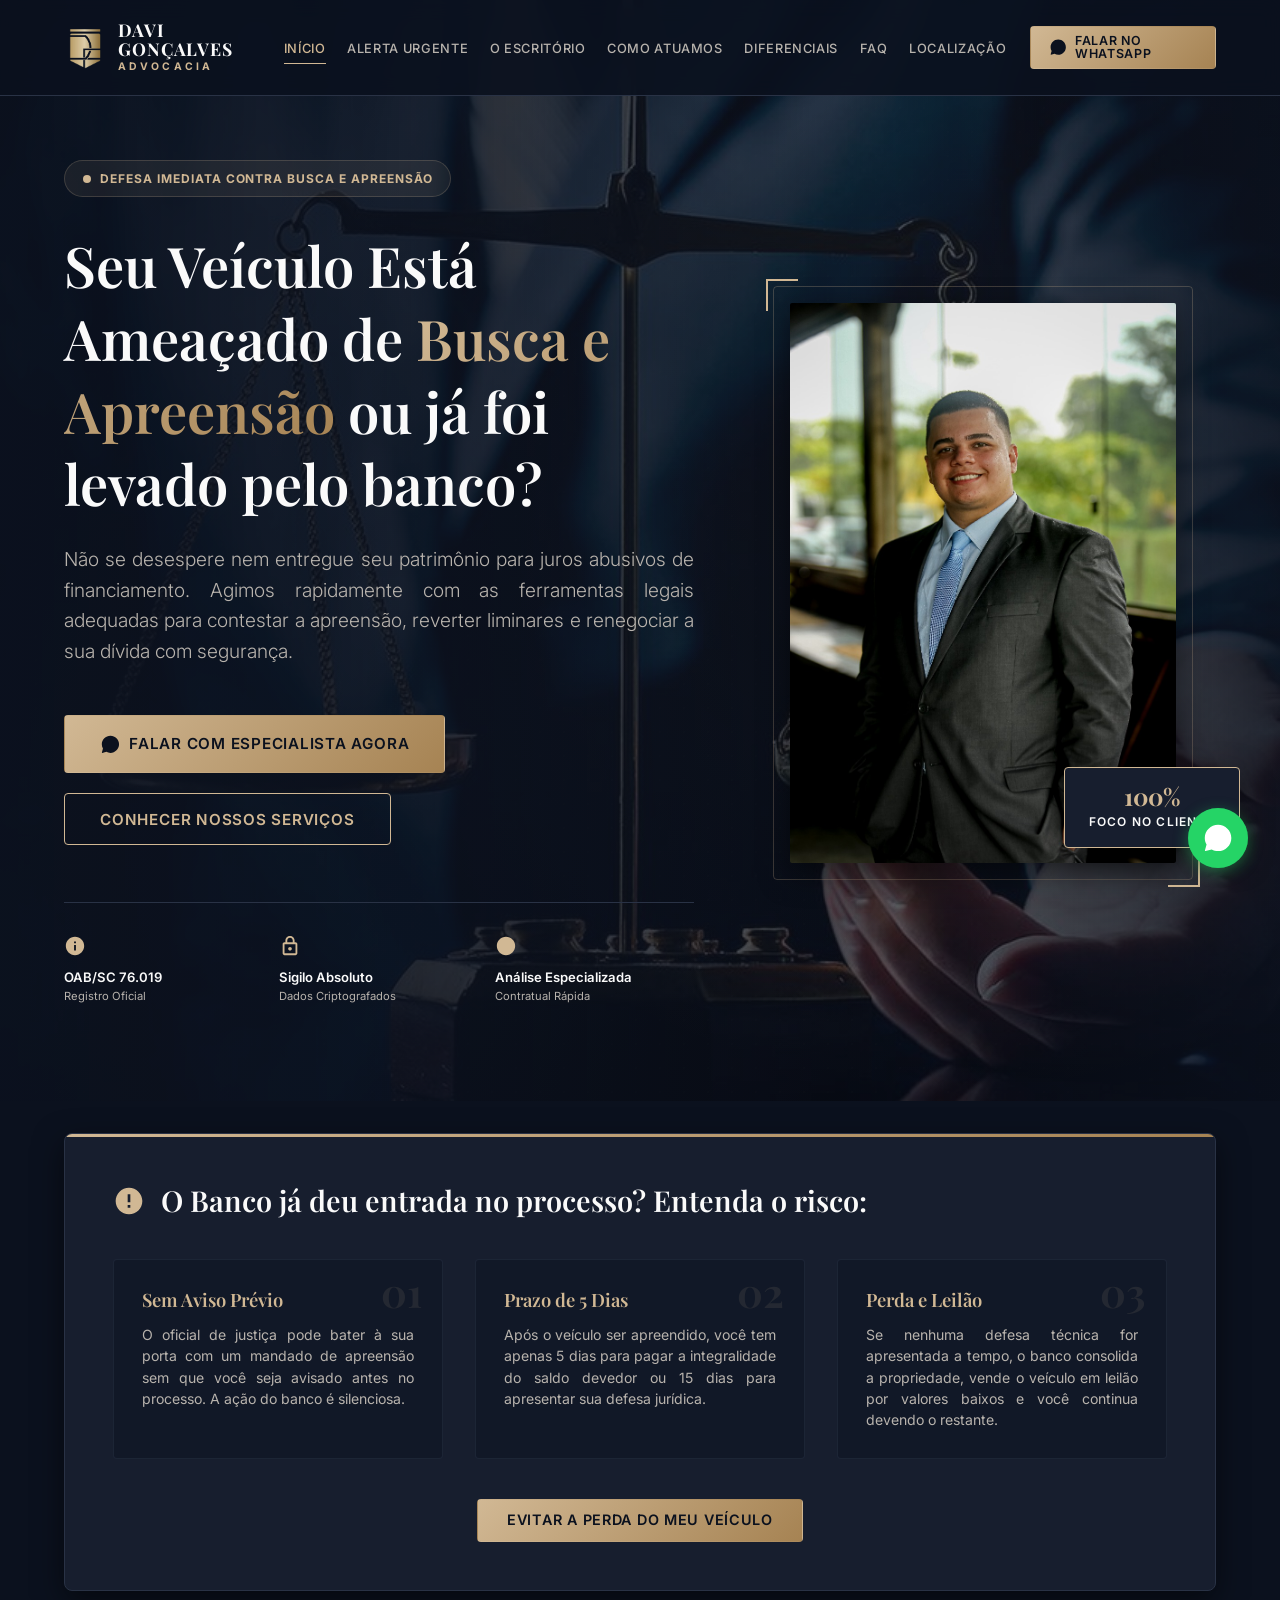
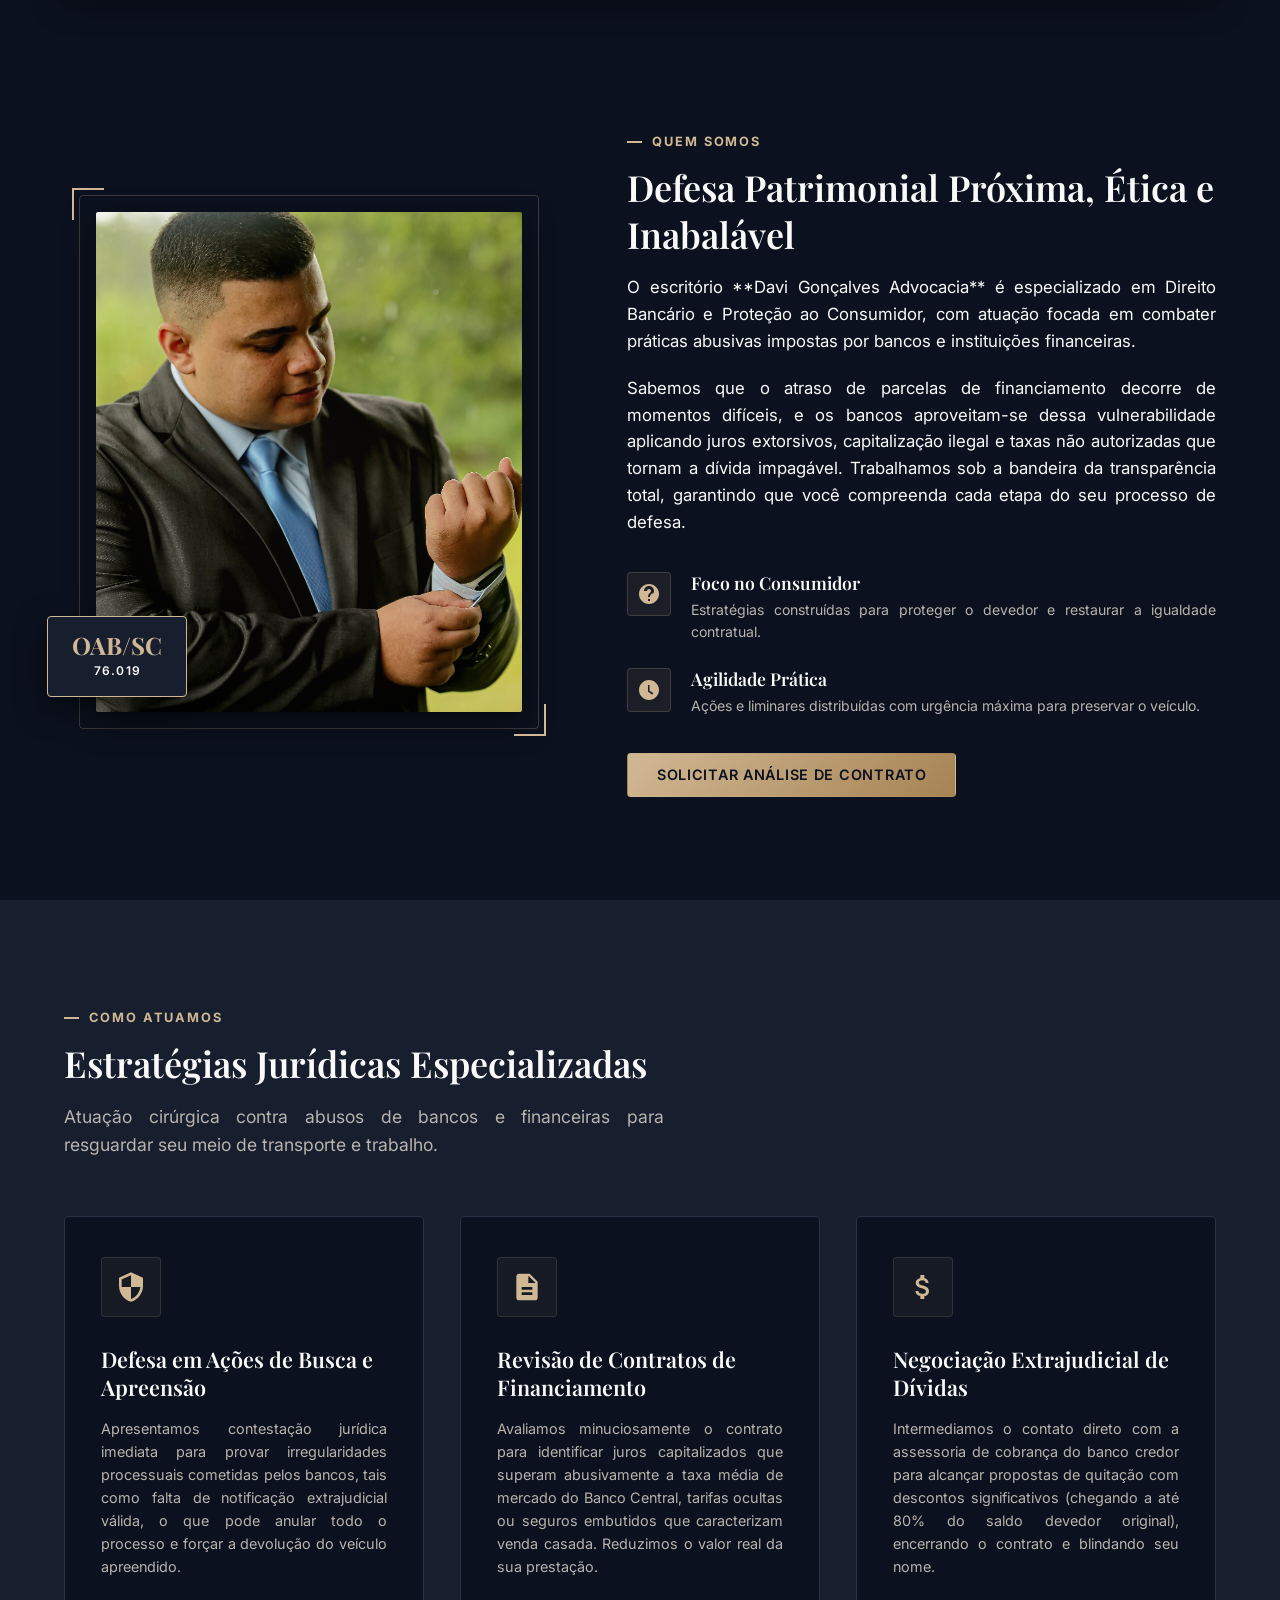
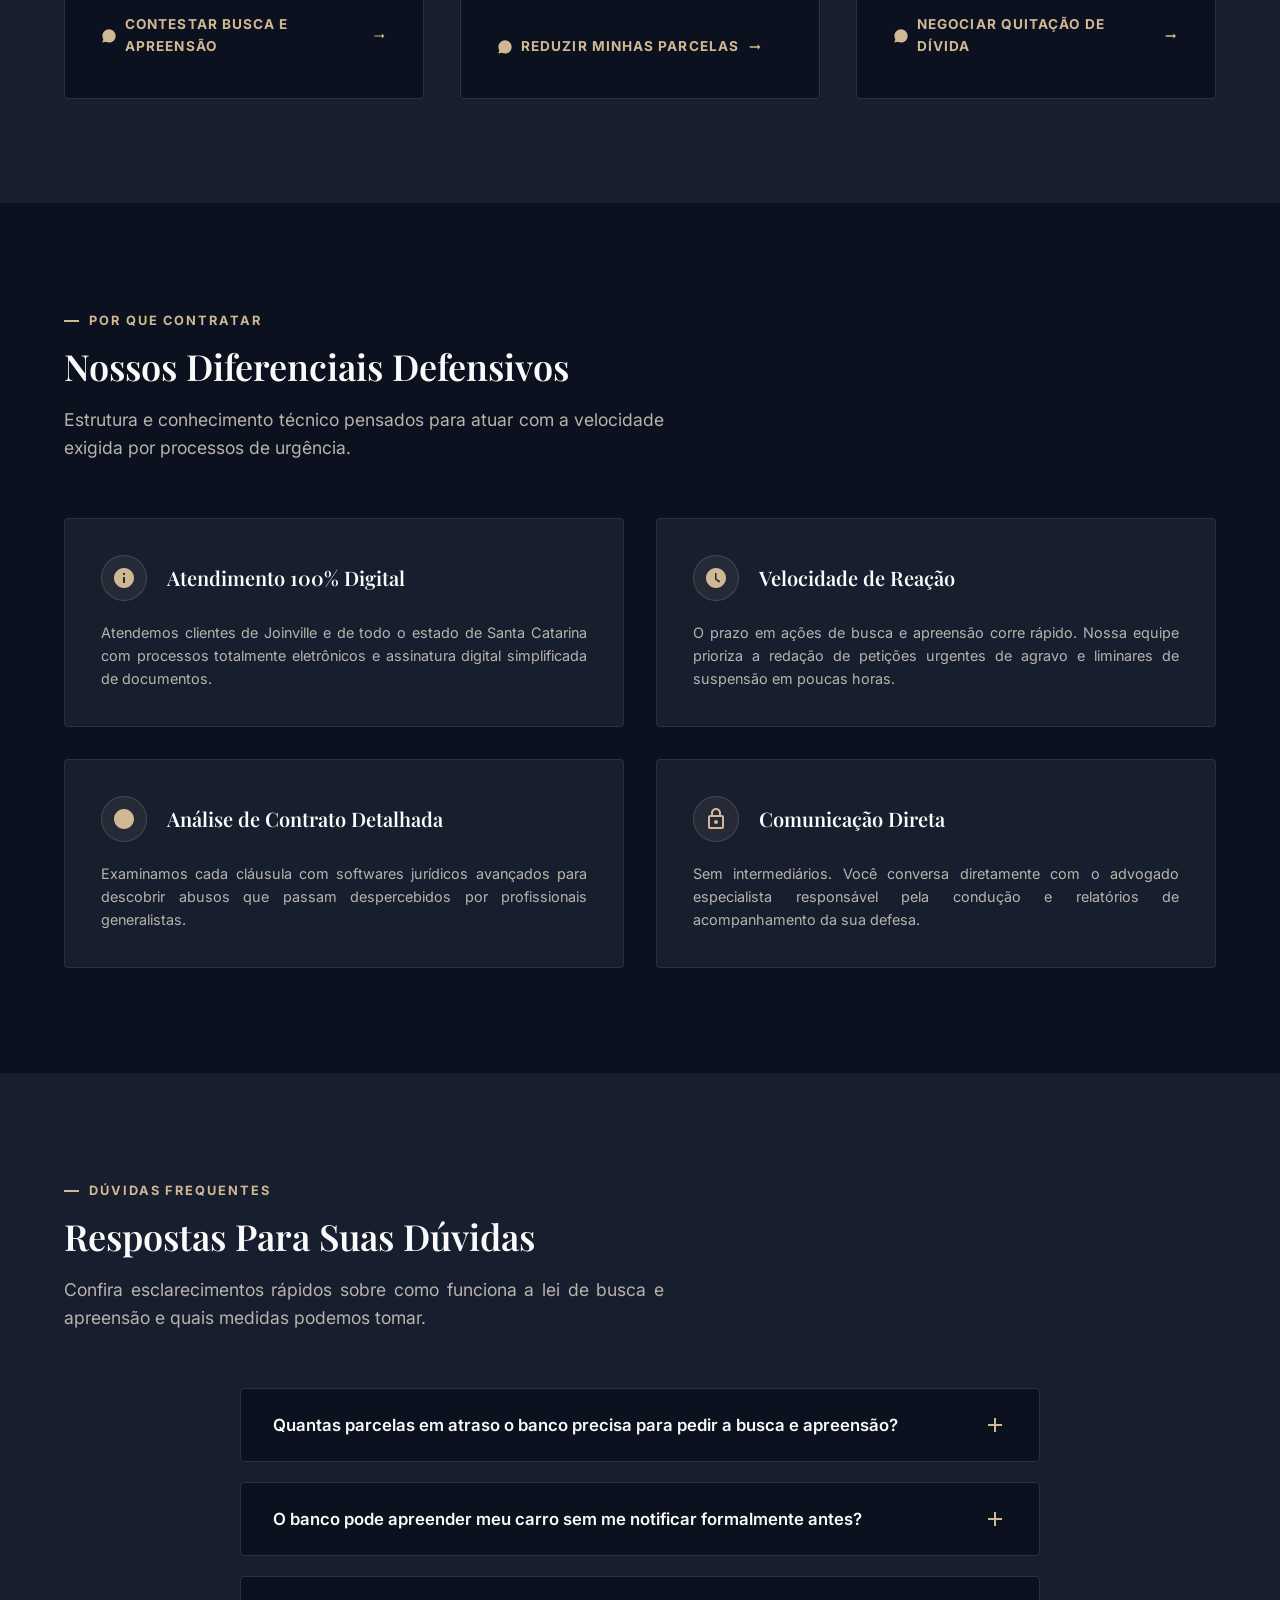
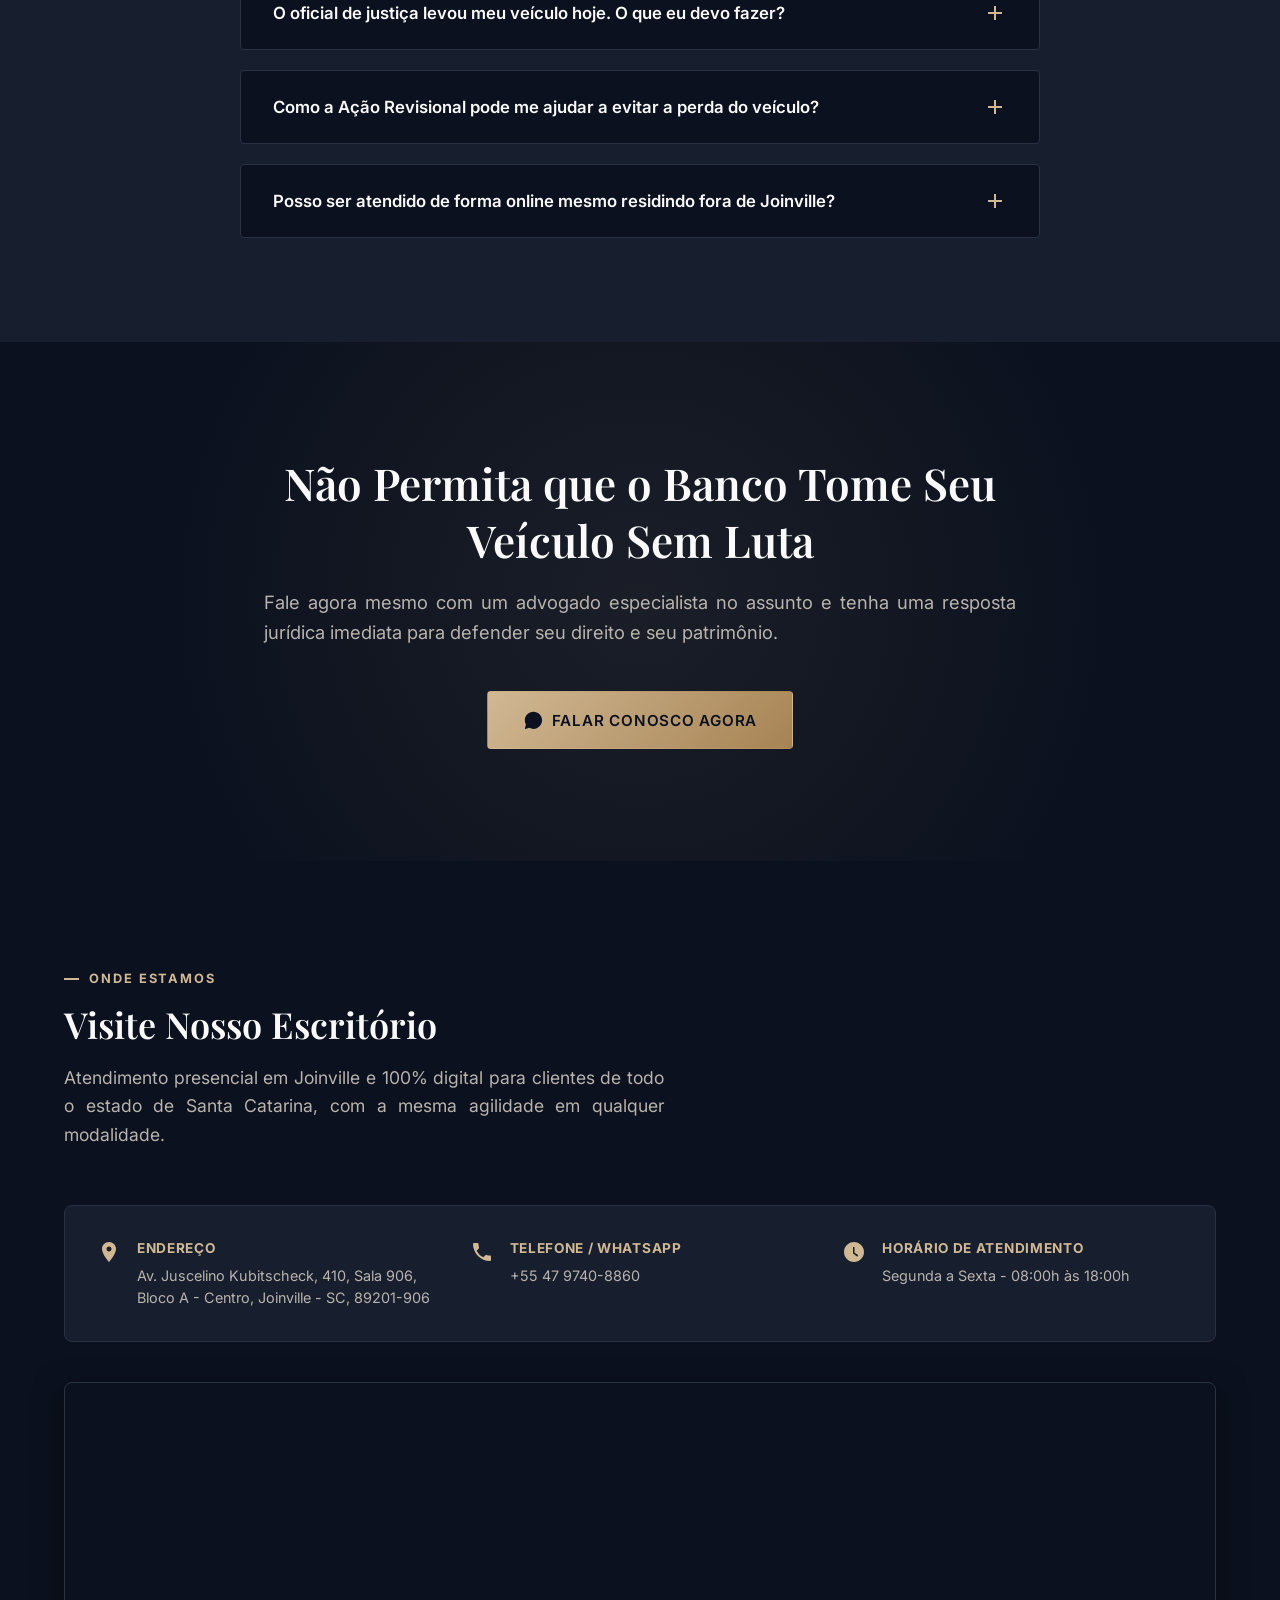
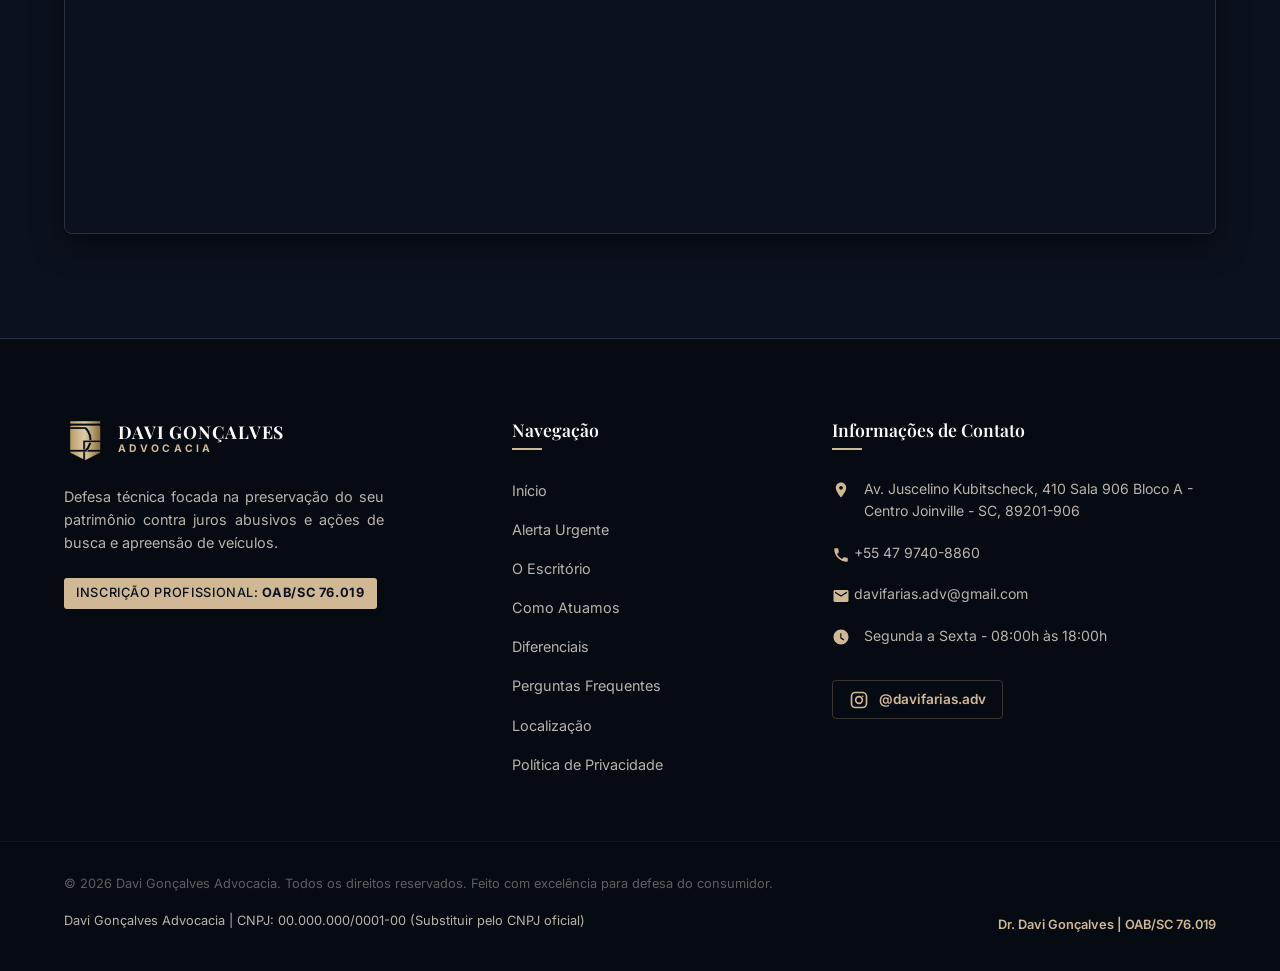
<file: index.html>
<!DOCTYPE html>
<html lang="pt-BR">
<!-- 
  Este arquivo representa a estrutura principal do site (index.html).
  Todo o código está organizado de forma semântica, contendo seções para 
  apresentação do advogado, áreas de atuação em Busca e Apreensão, 
  diferenciais, FAQ interativo e rodapé de contatos obrigatórios.
-->

<head>
  <!-- Google Tag Manager - Script de rastreamento do Google Tag Manager carregado o mais cedo possível no head -->
  <script>(function (w, d, s, l, i) {
      w[l] = w[l] || []; w[l].push({
        'gtm.start':
          new Date().getTime(), event: 'gtm.js'
      }); var f = d.getElementsByTagName(s)[0],
        j = d.createElement(s), dl = l != 'dataLayer' ? '&l=' + l : ''; j.async = true; j.src =
          'https://www.googletagmanager.com/gtm.js?id=' + i + dl; f.parentNode.insertBefore(j, f);
    })(window, document, 'script', 'dataLayer', 'GTM-NWH5MQWB');</script>
  <!-- End Google Tag Manager -->

  <!-- Script de Rastreamento Mega Captação (Pixel de Conversão / Métricas) -->
  <script async src="https://px.megacaptacao.com.br/p/3cf5aa67cb95ad06e42863f9.js"></script>
  <meta charset="UTF-8" />
  <meta name="viewport" content="width=device-width, initial-scale=1.0" />
  <title>Davi Gonçalves Advocacia | Especialista em Busca e Apreensão de Veículos</title>

  <!-- SEO Meta Tags -->
  <meta name="description"
    content="Proteja seu patrimônio contra abusos bancários. Dr. Davi Gonçalves - Advogado especialista em Busca e Apreensão de Veículos e Revisão de Contratos de Financiamento. Atendimento ágil e online." />
  <meta name="keywords"
    content="busca e apreensão de veículos, reverter busca e apreensão, revisão de contrato de financiamento, juros abusivos banco, advogado busca e apreensão joinville, advocacia de luxo, direito bancário" />
  <meta name="author" content="Davi Gonçalves Advocacia" />

  <!-- Open Graph / Facebook -->
  <meta property="og:type" content="website" />
  <meta property="og:url" content="https://davifariasadv.com.br/" />
  <meta property="og:title" content="Davi Gonçalves Advocacia | Defesa em Busca e Apreensão" />
  <meta property="og:description"
    content="Seu veículo corre risco de busca e apreensão? Agimos com urgência para anular cobranças abusivas e defender seu patrimônio." />
  <meta property="og:image" content="https://davifariasadv.com.br/assets/preview.jpg" />

  <!-- Twitter -->
  <meta property="twitter:card" content="summary_large_image" />
  <meta property="twitter:url" content="https://davifariasadv.com.br/" />
  <meta property="twitter:title" content="Davi Gonçalves Advocacia | Defesa em Busca e Apreensão" />
  <meta property="twitter:description"
    content="Seu veículo corre risco de busca e apreensão? Agimos com urgência para anular cobranças abusivas e defender seu patrimônio." />

  <!-- Google Fonts: Playfair Display para títulos luxuosos e Inter para corpo legível -->
  <link rel="preconnect" href="https://fonts.googleapis.com">
  <link rel="preconnect" href="https://fonts.gstatic.com" crossorigin>
  <link
    href="https://fonts.googleapis.com/css2?family=Inter:wght@300;400;500;600;700&family=Playfair+Display:ital,wght@0,400;0,600;0,700;1,400&display=swap"
    rel="stylesheet">

  <!-- Favicon com o brasão dourado do escritório -->
  <link rel="icon" type="image/png" href="assets/logo.png" />

  <!-- Folha de Estilo Principal -->
  <link rel="stylesheet" href="css/style.css" />
</head>

<body>
  <!-- Google Tag Manager (noscript) - Elemento fallback para executar o rastreamento em navegadores com JavaScript desativado -->
  <noscript><iframe src="https://www.googletagmanager.com/ns.html?id=GTM-NWH5MQWB" height="0" width="0"
      style="display:none;visibility:hidden"></iframe></noscript>
  <!-- End Google Tag Manager (noscript) -->

  <!-- CABEÇALHO (HEADER) FIXO COM NAVEGAÇÃO -->
  <header class="main-header">
    <div class="container header-container">
      <!-- Logotipo elegante com monograma -->
      <a href="#inicio" class="logo" id="header-logo-link">
        <img src="assets/logo.png" alt="Brasão Davi Gonçalves Advocacia" class="logo-monogram-img">
        <div class="logo-text">
          <span class="logo-title">DAVI GONÇALVES</span>
          <span class="logo-subtitle">ADVOCACIA</span>
        </div>
      </a>

      <!-- Menu de Navegação para telas Desktop -->
      <nav class="nav-menu" id="main-navigation">
        <ul class="nav-list">
          <li><a href="#inicio" class="nav-link active">Início</a></li>
          <li><a href="#alerta" class="nav-link">Alerta Urgente</a></li>
          <li><a href="#sobre" class="nav-link">O Escritório</a></li>
          <li><a href="#servicos" class="nav-link">Como Atuamos</a></li>
          <li><a href="#diferenciais" class="nav-link">Diferenciais</a></li>
          <li><a href="#faq" class="nav-link">FAQ</a></li>
          <li><a href="#localizacao" class="nav-link">Localização</a></li>
        </ul>
      </nav>

      <!-- Botão CTA no cabeçalho com link do WhatsApp atualizado (47 9740-8860) -->
      <div class="header-cta">
        <a href="https://wa.me/554797408860?text=Ol%C3%A1%2C%20Dr.%20Davi%20Gon%C3%A7alves.%20Preciso%20de%20ajuda%20urgente%20com%20busca%20e%20apreens%C3%A3o%20de%20ve%C3%ADculo."
          class="btn btn-gold elementor-button whatsapp-track-btn" target="_blank" rel="noopener noreferrer"
          id="header-cta-whatsapp">
          <!-- Ícone do WhatsApp em SVG -->
          <svg class="icon-svg" viewBox="0 0 24 24" width="18" height="18">
            <path fill="currentColor"
              d="M12.042 2C6.556 2 2.084 6.446 2.084 11.911C2.084 13.65 2.542 15.358 3.415 16.864L2.184 21.331C2.102 21.628 2.373 21.903 2.671 21.825L7.278 20.621C8.733 21.409 10.37 21.828 12.037 21.828C17.528 21.828 22 17.382 22 11.916C22 6.45 17.528 2 12.042 2ZM8.391 7.165C8.218 7.165 7.941 7.229 7.704 7.485C7.69 7.5 7.674 7.517 7.657 7.535C7.39 7.817 6.803 8.437 6.803 9.627C6.803 10.871 7.704 12.076 7.852 12.273C7.857 12.281 7.884 12.319 7.91 12.357C8.233 12.835 9.834 15.202 12.26 16.156C14.228 16.93 14.78 16.864 15.216 16.811C15.262 16.805 15.306 16.8 15.351 16.796C15.826 16.751 16.875 16.175 17.093 15.575C17.305 14.974 17.305 14.462 17.241 14.354C17.19 14.267 17.068 14.208 16.889 14.122C16.845 14.101 16.797 14.078 16.746 14.053C16.489 13.925 15.223 13.305 14.985 13.216C14.748 13.128 14.575 13.088 14.407 13.344C14.233 13.600 13.739 14.176 13.59 14.349C13.442 14.521 13.289 14.541 13.031 14.413C12.989 14.392 12.933 14.367 12.862 14.337C12.5 14.181 11.783 13.871 10.959 13.137C10.192 12.458 9.673 11.616 9.524 11.360C9.376 11.104 9.509 10.966 9.638 10.838C9.71 10.766 9.795 10.664 9.88 10.561C9.929 10.502 9.977 10.444 10.024 10.390C10.137 10.260 10.185 10.160 10.253 10.020C10.262 10.001 10.271 9.982 10.281 9.962C10.365 9.789 10.325 9.642 10.261 9.514C10.233 9.458 10.121 9.184 9.984 8.851C9.808 8.423 9.593 7.898 9.465 7.613C9.272 7.185 9.069 7.175 8.886 7.170C8.738 7.165 8.564 7.165 8.391 7.165Z" />
          </svg>
          <span>Falar no WhatsApp</span>
        </a>
      </div>

      <!-- Botão Menu Hambúrguer para telas Mobile -->
      <button class="mobile-menu-toggle" aria-label="Abrir Menu de Navegação" id="menu-toggle-button">
        <span class="hamburger-bar"></span>
        <span class="hamburger-bar"></span>
        <span class="hamburger-bar"></span>
      </button>
    </div>
  </header>

  <!-- MENU MOBILE RETRÁTIL (SOBREPOSIÇÃO) -->
  <div class="mobile-menu-overlay" id="mobile-menu-container">
    <div class="mobile-menu-wrapper">
      <div class="mobile-menu-header">
        <img src="assets/logo.png" alt="Brasão Davi Gonçalves Advocacia" class="logo-monogram-img">
        <button class="mobile-menu-close" aria-label="Fechar Menu" id="menu-close-button">&times;</button>
      </div>
      <nav class="mobile-nav">
        <ul class="mobile-nav-list">
          <li><a href="#inicio" class="mobile-nav-link">Início</a></li>
          <li><a href="#alerta" class="mobile-nav-link">Alerta Urgente</a></li>
          <li><a href="#sobre" class="mobile-nav-link">O Escritório</a></li>
          <li><a href="#servicos" class="mobile-nav-link">Como Atuamos</a></li>
          <li><a href="#diferenciais" class="mobile-nav-link">Diferenciais</a></li>
          <li><a href="#faq" class="mobile-nav-link">FAQ</a></li>
          <li><a href="#localizacao" class="mobile-nav-link">Localização</a></li>
        </ul>
      </nav>
      <div class="mobile-menu-footer">
        <!-- Botão do WhatsApp no rodapé do menu mobile com número atualizado -->
        <a href="https://wa.me/554797408860?text=Ol%C3%A1%2C%20Dr.%20Davi%20Gon%C3%A7alves.%20Preciso%20de%20ajuda%20urgente%20com%20busca%20e%20apreens%C3%A3o%20de%20ve%C3%ADculo."
          class="btn btn-gold btn-full elementor-button whatsapp-track-btn" target="_blank" rel="noopener noreferrer"
          id="mobile-menu-cta-whatsapp">
          <!-- Ícone do WhatsApp -->
          <svg class="icon-svg" viewBox="0 0 24 24" width="18" height="18">
            <path fill="currentColor"
              d="M12.042 2C6.556 2 2.084 6.446 2.084 11.911C2.084 13.65 2.542 15.358 3.415 16.864L2.184 21.331C2.102 21.628 2.373 21.903 2.671 21.825L7.278 20.621C8.733 21.409 10.37 21.828 12.037 21.828C17.528 21.828 22 17.382 22 11.916C22 6.45 17.528 2 12.042 2ZM8.391 7.165C8.218 7.165 7.941 7.229 7.704 7.485C7.69 7.5 7.674 7.517 7.657 7.535C7.39 7.817 6.803 8.437 6.803 9.627C6.803 10.871 7.704 12.076 7.852 12.273C7.857 12.281 7.884 12.319 7.91 12.357C8.233 12.835 9.834 15.202 12.26 16.156C14.228 16.93 14.78 16.864 15.216 16.811C15.262 16.805 15.306 16.8 15.351 16.796C15.826 16.751 16.875 16.175 17.093 15.575C17.305 14.974 17.305 14.462 17.241 14.354C17.19 14.267 17.068 14.208 16.889 14.122C16.845 14.101 16.797 14.078 16.746 14.053C16.489 13.925 15.223 13.305 14.985 13.216C14.748 13.128 14.575 13.088 14.407 13.344C14.233 13.600 13.739 14.176 13.59 14.349C13.442 14.521 13.289 14.541 13.031 14.413C12.989 14.392 12.933 14.367 12.862 14.337C12.5 14.181 11.783 13.871 10.959 13.137C10.192 12.458 9.673 11.616 9.524 11.360C9.376 11.104 9.509 10.966 9.638 10.838C9.71 10.766 9.795 10.664 9.88 10.561C9.929 10.502 9.977 10.444 10.024 10.390C10.137 10.260 10.185 10.160 10.253 10.020C10.262 10.001 10.271 9.982 10.281 9.962C10.365 9.789 10.325 9.642 10.261 9.514C10.233 9.458 10.121 9.184 9.984 8.851C9.808 8.423 9.593 7.898 9.465 7.613C9.272 7.185 9.069 7.175 8.886 7.170C8.738 7.165 8.564 7.165 8.391 7.165Z" />
          </svg>
          <span>Falar no WhatsApp Agora</span>
        </a>
      </div>
    </div>
  </div>

  <main>

    <!-- SEÇÃO HERO (DOBRA PRINCIPAL) -->
    <section id="inicio" class="hero-section">
      <!-- Fotografia de fundo com a temática da justiça -->
      <div class="hero-bg-photo"></div>
      <!-- Overlay escuro com gradientes elegantes e padrão sutil de linhas para legibilidade sobre a foto -->
      <div class="hero-bg-overlay"></div>

      <div class="container hero-container">
        <div class="hero-text">
          <!-- Badge de Urgência no topo -->
          <div class="urgency-badge reveal fade-in" id="hero-alert-badge">
            <span class="pulse-indicator"></span>
            <span>Defesa Imediata Contra Busca e Apreensão</span>
          </div>

          <!-- Título Principal com tipografia Playfair Display -->
          <h1 class="hero-title reveal slide-up" id="hero-main-title">
            Seu Veículo Está Ameaçado de <span class="text-gold-gradient">Busca e Apreensão</span> ou já foi levado pelo
            banco?
          </h1>

          <!-- Descrição persuasiva -->
          <p class="hero-desc reveal slide-up" id="hero-main-desc">
            Não se desespere nem entregue seu patrimônio para juros abusivos de financiamento. Agimos rapidamente com as
            ferramentas legais adequadas para contestar a apreensão, reverter liminares e renegociar a sua dívida com
            segurança.
          </p>

          <!-- Botões de Ação na Dobra Principal com link do WhatsApp atualizado -->
          <div class="hero-actions reveal slide-up" id="hero-cta-buttons">
            <a href="https://wa.me/554797408860?text=Ol%C3%A1%2C%20Dr.%20Davi%20Gon%C3%A7alves.%20Preciso%20de%20ajuda%20urgente%20com%20busca%20e%20apreens%C3%A3o%20de%20ve%C3%ADculo."
              class="btn btn-gold btn-lg btn-glow elementor-button whatsapp-track-btn" target="_blank"
              rel="noopener noreferrer" id="hero-primary-cta">
              <svg class="icon-svg" viewBox="0 0 24 24" width="20" height="20">
                <path fill="currentColor"
                  d="M12.042 2C6.556 2 2.084 6.446 2.084 11.911C2.084 13.65 2.542 15.358 3.415 16.864L2.184 21.331C2.102 21.628 2.373 21.903 2.671 21.825L7.278 20.621C8.733 21.409 10.37 21.828 12.037 21.828C17.528 21.828 22 17.382 22 11.916C22 6.45 17.528 2 12.042 2ZM8.391 7.165C8.218 7.165 7.941 7.229 7.704 7.485C7.69 7.5 7.674 7.517 7.657 7.535C7.39 7.817 6.803 8.437 6.803 9.627C6.803 10.871 7.704 12.076 7.852 12.273C7.857 12.281 7.884 12.319 7.91 12.357C8.233 12.835 9.834 15.202 12.26 16.156C14.228 16.93 14.78 16.864 15.216 16.811C15.262 16.805 15.306 16.8 15.351 16.796C15.826 16.751 16.875 16.175 17.093 15.575C17.305 14.974 17.305 14.462 17.241 14.354C17.19 14.267 17.068 14.208 16.889 14.122C16.845 14.101 16.797 14.078 16.746 14.053C16.489 13.925 15.223 13.305 14.985 13.216C14.748 13.128 14.575 13.088 14.407 13.344C14.233 13.600 13.739 14.176 13.59 14.349C13.442 14.521 13.289 14.541 13.031 14.413C12.989 14.392 12.933 14.367 12.862 14.337C12.5 14.181 11.783 13.871 10.959 13.137C10.192 12.458 9.673 11.616 9.524 11.360C9.376 11.104 9.509 10.966 9.638 10.838C9.71 10.766 9.795 10.664 9.88 10.561C9.929 10.502 9.977 10.444 10.024 10.390C10.137 10.260 10.185 10.160 10.253 10.020C10.262 10.001 10.271 9.982 10.281 9.962C10.365 9.789 10.325 9.642 10.261 9.514C10.233 9.458 10.121 9.184 9.984 8.851C9.808 8.423 9.593 7.898 9.465 7.613C9.272 7.185 9.069 7.175 8.886 7.170C8.738 7.165 8.564 7.165 8.391 7.165Z" />
              </svg>
              <span>Falar com Especialista Agora</span>
            </a>

            <a href="#servicos" class="btn btn-outline btn-lg" id="hero-secondary-cta">
              <span>Conhecer Nossos Serviços</span>
            </a>
          </div>

          <!-- Badges Rápidos de Credibilidade e Autoridade -->
          <div class="hero-badges reveal slide-up" id="hero-badges-container">
            <div class="badge-item">
              <svg class="badge-icon" viewBox="0 0 24 24" width="24" height="24">
                <path fill="currentColor"
                  d="M12 2C6.48 2 2 6.48 2 12s4.48 10 10 10 10-4.48 10-10S17.52 2 12 2zm1 15h-2v-6h2v6zm0-8h-2V7h2v2z" />
              </svg>
              <div class="badge-text">
                <span class="badge-title">OAB/SC 76.019</span>
                <span class="badge-sub">Registro Oficial</span>
              </div>
            </div>

            <div class="badge-item">
              <svg class="badge-icon" viewBox="0 0 24 24" width="24" height="24">
                <path fill="currentColor"
                  d="M18 8h-1V6c0-2.76-2.24-5-5-5S7 3.24 7 6v2H6c-1.1 0-2 .9-2 2v10c0 1.1.9 2 2 2h12c1.1 0 2-.9 2-2V10c0-1.1-.9-2-2-2zM9 6c0-1.66 1.34-3 3-3s3 1.34 3 3v2H9V6zm9 14H6V10h12v10zm-6-3c1.1 0 2-.9 2-2s-.9-2-2-2-2 .9-2 2 .9 2 2 2z" />
              </svg>
              <div class="badge-text">
                <span class="badge-title">Sigilo Absoluto</span>
                <span class="badge-sub">Dados Criptografados</span>
              </div>
            </div>

            <div class="badge-item">
              <svg class="badge-icon" viewBox="0 0 24 24" width="24" height="24">
                <path fill="currentColor"
                  d="M12 22c5.523 0 10-4.477 10-10S17.523 2 12 2 2 6.477 2 12s4.477 10 10 10zm1-15h-2v6h2V7zm0 8h-2v2h2v-2z" />
              </svg>
              <div class="badge-text">
                <span class="badge-title">Análise Especializada</span>
                <span class="badge-sub">Contratual Rápida</span>
              </div>
            </div>
          </div>
        </div>

        <!-- Retrato do Advogado em Destaque -->
        <div class="hero-visual reveal fade-in" id="hero-visual-box">
          <div class="hero-visual-frame">
            <!-- Imagem principal do Hero com alta prioridade de carregamento (LCP) para acelerar a renderização inicial no Google Ads -->
            <img src="assets/hero-advogado.jpg"
              alt="Dr. Davi Gonçalves, advogado especialista em Busca e Apreensão de Veículos" class="hero-visual-img"
              fetchpriority="high" loading="eager">
          </div>
          <div class="hero-visual-badge">
            <span class="exp-number">100%</span>
            <span class="exp-text">Foco no Cliente</span>
          </div>
        </div>
      </div>
    </section>

    <!-- SEÇÃO DE ALERTA URGENTE -->
    <section id="alerta" class="alert-section">
      <div class="container">
        <div class="alert-box reveal fade-in" id="alert-box-card">
          <div class="alert-header">
            <svg class="alert-icon" viewBox="0 0 24 24" width="32" height="32">
              <path fill="currentColor"
                d="M12 2C6.48 2 2 6.48 2 12s4.48 10 10 10 10-4.48 10-10S17.52 2 12 2zm1 15h-2v-2h2v2zm0-4h-2V7h2v6z" />
            </svg>
            <h2 class="alert-box-title">O Banco já deu entrada no processo? Entenda o risco:</h2>
          </div>
          <div class="alert-content-grid">
            <div class="alert-info-card">
              <span class="alert-card-num">01</span>
              <h3>Sem Aviso Prévio</h3>
              <p>O oficial de justiça pode bater à sua porta com um mandado de apreensão sem que você seja avisado antes
                no processo. A ação do banco é silenciosa.</p>
            </div>
            <div class="alert-info-card">
              <span class="alert-card-num">02</span>
              <h3>Prazo de 5 Dias</h3>
              <p>Após o veículo ser apreendido, você tem apenas 5 dias para pagar a integralidade do saldo devedor ou 15
                dias para apresentar sua defesa jurídica.</p>
            </div>
            <div class="alert-info-card">
              <span class="alert-card-num">03</span>
              <h3>Perda e Leilão</h3>
              <p>Se nenhuma defesa técnica for apresentada a tempo, o banco consolida a propriedade, vende o veículo em
                leilão por valores baixos e você continua devendo o restante.</p>
            </div>
          </div>
          <!-- Ação da caixa de alerta com número do WhatsApp atualizado -->
          <div class="alert-box-action">
            <a href="https://wa.me/554797408860?text=Ol%C3%A1%2C%20Dr.%20Davi%20Gon%C3%A7alves.%20Preciso%20de%20ajuda%20urgente%20com%20busca%20e%20apreens%C3%A3o%20de%20ve%C3%ADculo."
              class="btn btn-gold elementor-button whatsapp-track-btn" target="_blank" rel="noopener noreferrer"
              id="alert-cta-whatsapp">
              <span>Evitar a Perda do Meu Veículo</span>
            </a>
          </div>
        </div>
      </div>
    </section>

    <!-- SEÇÃO SOBRE (SOBRE O ADVOGADO) -->
    <section id="sobre" class="about-section">
      <div class="container about-container">

        <!-- Bloco de Imagem/Identidade Visual Luxo -->
        <div class="about-visual reveal fade-in" id="about-visual-box">
          <div class="portrait-card">
            <!-- Representação gráfica de luxo com molduras e texturas -->
            <div class="portrait-frame">
              <div class="portrait-bg">
                <!-- Imagem abaixo da dobra com lazy loading para evitar atrasos no carregamento inicial da página -->
                <img src="assets/sobre-advogado.jpg" alt="Dr. Davi Gonçalves em seu escritório de advocacia"
                  class="portrait-img" loading="lazy">
              </div>
            </div>
            <div class="experience-card">
              <span class="exp-number">OAB/SC</span>
              <span class="exp-text">76.019</span>
            </div>
          </div>
        </div>

        <!-- Conteúdo de Texto e Pilares -->
        <div class="about-content reveal slide-up" id="about-text-content">
          <span class="section-tag">QUEM SOMOS</span>
          <h2 class="section-title">Defesa Patrimonial Próxima, Ética e Inabalável</h2>
          <p class="about-text-p">
            O escritório **Davi Gonçalves Advocacia** é especializado em Direito Bancário e Proteção ao Consumidor, com
            atuação focada em combater práticas abusivas impostas por bancos e instituições financeiras.
          </p>
          <p class="about-text-p text-muted">
            Sabemos que o atraso de parcelas de financiamento decorre de momentos difíceis, e os bancos aproveitam-se
            dessa vulnerabilidade aplicando juros extorsivos, capitalização ilegal e taxas não autorizadas que tornam a
            dívida impagável. Trabalhamos sob a bandeira da transparência total, garantindo que você compreenda cada
            etapa do seu processo de defesa.
          </p>

          <!-- Grid de Valores/Diferenciais do Escritório -->
          <div class="about-pillars">
            <div class="pillar-item">
              <div class="pillar-icon-container">
                <svg class="pillar-icon" viewBox="0 0 24 24" width="24" height="24">
                  <path fill="currentColor"
                    d="M12 2C6.48 2 2 6.48 2 12s4.48 10 10 10 10-4.48 10-10S17.52 2 12 2zm1 17h-2v-2h2v2zm2.07-7.75l-.9.92C13.45 12.9 13 13.5 13 15h-2v-.5c0-1.1.45-2.1 1.17-2.83l1.24-1.26c.37-.36.59-.86.59-1.41 0-1.1-.9-2-2-2s-2 .9-2 2H7c0-2.76 2.24-5 5-5s5 2.24 5 5c0 1.04-.42 1.99-1.07 2.75z" />
                </svg>
              </div>
              <div class="pillar-info">
                <h4>Foco no Consumidor</h4>
                <p>Estratégias construídas para proteger o devedor e restaurar a igualdade contratual.</p>
              </div>
            </div>

            <div class="pillar-item">
              <div class="pillar-icon-container">
                <svg class="pillar-icon" viewBox="0 0 24 24" width="24" height="24">
                  <path fill="currentColor"
                    d="M11.99 2C6.47 2 2 6.48 2 12s4.47 10 9.99 10C17.52 22 22 17.52 22 12S17.52 2 11.99 2zm3.3 14.79L11 13.5V7h1.5v5.78l3.7 2.22-.71 1.21z" />
                </svg>
              </div>
              <div class="pillar-info">
                <h4>Agilidade Prática</h4>
                <p>Ações e liminares distribuídas com urgência máxima para preservar o veículo.</p>
              </div>
            </div>
          </div>

          <!-- Ação da seção Sobre com link do WhatsApp atualizado -->
          <div class="about-action">
            <a href="https://wa.me/554797408860?text=Ol%C3%A1%2C%20Dr.%20Davi%20Gon%C3%A7alves.%20Preciso%20de%20ajuda%20urgente%20com%20busca%20e%20apreens%C3%A3o%20de%20ve%C3%ADculo."
              class="btn btn-gold elementor-button whatsapp-track-btn" target="_blank" rel="noopener noreferrer"
              id="about-cta-whatsapp">
              <span>Solicitar Análise de Contrato</span>
            </a>
          </div>
        </div>

      </div>
    </section>

    <!-- SEÇÃO SERVIÇOS (COMO ATUAMOS) -->
    <section id="servicos" class="services-section">
      <div class="container">

        <div class="section-header reveal slide-up">
          <span class="section-tag">COMO ATUAMOS</span>
          <h2 class="section-title">Estratégias Jurídicas Especializadas</h2>
          <p class="section-desc">Atuação cirúrgica contra abusos de bancos e financeiras para resguardar seu meio de
            transporte e trabalho.</p>
        </div>

        <div class="services-grid">

          <!-- Card de Serviço 1 -->
          <div class="service-card reveal slide-up" id="service-card-defesa">
            <div class="service-icon-wrapper">
              <svg class="service-icon" viewBox="0 0 24 24" width="32" height="32">
                <path fill="currentColor"
                  d="M12 1L3 5v6c0 5.55 3.84 10.74 9 12 5.16-1.26 9-6.45 9-12V5l-9-4zm0 10.99h7c-.53 4.12-3.28 7.79-7 8.94V12H5V6.3l7-3.11v8.8z" />
              </svg>
            </div>
            <h3>Defesa em Ações de Busca e Apreensão</h3>
            <p>
              Apresentamos contestação jurídica imediata para provar irregularidades processuais cometidas pelos bancos,
              tais como falta de notificação extrajudicial válida, o que pode anular todo o processo e forçar a
              devolução do veículo apreendido.
            </p>
            <!-- Link unificado do WhatsApp para conversão padronizada (Defesa) -->
            <a href="https://wa.me/554797408860?text=Ol%C3%A1%2C%20Dr.%20Davi%20Gon%C3%A7alves.%20Preciso%20de%20ajuda%20urgente%20com%20busca%20e%20apreens%C3%A3o%20de%20ve%C3%ADculo."
              class="service-link elementor-button whatsapp-track-btn" target="_blank" rel="noopener noreferrer"
              id="service-defesa-whatsapp">
              <svg class="service-link-icon" viewBox="0 0 24 24" width="16" height="16">
                <path fill="currentColor"
                  d="M12.042 2C6.556 2 2.084 6.446 2.084 11.911C2.084 13.65 2.542 15.358 3.415 16.864L2.184 21.331C2.102 21.628 2.373 21.903 2.671 21.825L7.278 20.621C8.733 21.409 10.37 21.828 12.037 21.828C17.528 21.828 22 17.382 22 11.916C22 6.45 17.528 2 12.042 2ZM8.391 7.165C8.218 7.165 7.941 7.229 7.704 7.485C7.69 7.5 7.674 7.517 7.657 7.535C7.39 7.817 6.803 8.437 6.803 9.627C6.803 10.871 7.704 12.076 7.852 12.273C7.857 12.281 7.884 12.319 7.91 12.357C8.233 12.835 9.834 15.202 12.26 16.156C14.228 16.93 14.78 16.864 15.216 16.811C15.262 16.805 15.306 16.8 15.351 16.796C15.826 16.751 16.875 16.175 17.093 15.575C17.305 14.974 17.305 14.462 17.241 14.354C17.19 14.267 17.068 14.208 16.889 14.122C16.845 14.101 16.797 14.078 16.746 14.053C16.489 13.925 15.223 13.305 14.985 13.216C14.748 13.128 14.575 13.088 14.407 13.344C14.233 13.600 13.739 14.176 13.59 14.349C13.442 14.521 13.289 14.541 13.031 14.413C12.989 14.392 12.933 14.367 12.862 14.337C12.5 14.181 11.783 13.871 10.959 13.137C10.192 12.458 9.673 11.616 9.524 11.360C9.376 11.104 9.509 10.966 9.638 10.838C9.71 10.766 9.795 10.664 9.88 10.561C9.929 10.502 9.977 10.444 10.024 10.390C10.137 10.260 10.185 10.160 10.253 10.020C10.262 10.001 10.271 9.982 10.281 9.962C10.365 9.789 10.325 9.642 10.261 9.514C10.233 9.458 10.121 9.184 9.984 8.851C9.808 8.423 9.593 7.898 9.465 7.613C9.272 7.185 9.069 7.175 8.886 7.170C8.738 7.165 8.564 7.165 8.391 7.165Z" />
              </svg>
              <span>Contestar Busca e Apreensão</span>
              <svg class="link-arrow" viewBox="0 0 24 24" width="16" height="16">
                <path fill="currentColor" d="M16.01 11H4v2h12.01v3L20 12l-3.99-4v3z" />
              </svg>
            </a>
          </div>

          <!-- Card de Serviço 2 -->
          <div class="service-card reveal slide-up" id="service-card-revisional">
            <div class="service-icon-wrapper">
              <svg class="service-icon" viewBox="0 0 24 24" width="32" height="32">
                <path fill="currentColor"
                  d="M14 2H6c-1.1 0-1.99.9-1.99 2L4 20c0 1.1.89 2 1.99 2H18c1.1 0 2-.9 2-2V8l-6-6zm2 16H8v-2h8v2zm0-4H8v-2h8v2zm-3-5V3.5L18.5 9H13z" />
              </svg>
            </div>
            <h3>Revisão de Contratos de Financiamento</h3>
            <p>
              Avaliamos minuciosamente o contrato para identificar juros capitalizados que superam abusivamente a taxa
              média de mercado do Banco Central, tarifas ocultas ou seguros embutidos que caracterizam venda casada.
              Reduzimos o valor real da sua prestação.
            </p>
            <!-- Link unificado do WhatsApp para conversão padronizada (Revisional) -->
            <a href="https://wa.me/554797408860?text=Ol%C3%A1%2C%20Dr.%20Davi%20Gon%C3%A7alves.%20Preciso%20de%20ajuda%20urgente%20com%20busca%20e%20apreens%C3%A3o%20de%20ve%C3%ADculo."
              class="service-link elementor-button whatsapp-track-btn" target="_blank" rel="noopener noreferrer"
              id="service-revisional-whatsapp">
              <svg class="service-link-icon" viewBox="0 0 24 24" width="16" height="16">
                <path fill="currentColor"
                  d="M12.042 2C6.556 2 2.084 6.446 2.084 11.911C2.084 13.65 2.542 15.358 3.415 16.864L2.184 21.331C2.102 21.628 2.373 21.903 2.671 21.825L7.278 20.621C8.733 21.409 10.37 21.828 12.037 21.828C17.528 21.828 22 17.382 22 11.916C22 6.45 17.528 2 12.042 2ZM8.391 7.165C8.218 7.165 7.941 7.229 7.704 7.485C7.69 7.5 7.674 7.517 7.657 7.535C7.39 7.817 6.803 8.437 6.803 9.627C6.803 10.871 7.704 12.076 7.852 12.273C7.857 12.281 7.884 12.319 7.91 12.357C8.233 12.835 9.834 15.202 12.26 16.156C14.228 16.93 14.78 16.864 15.216 16.811C15.262 16.805 15.306 16.8 15.351 16.796C15.826 16.751 16.875 16.175 17.093 15.575C17.305 14.974 17.305 14.462 17.241 14.354C17.19 14.267 17.068 14.208 16.889 14.122C16.845 14.101 16.797 14.078 16.746 14.053C16.489 13.925 15.223 13.305 14.985 13.216C14.748 13.128 14.575 13.088 14.407 13.344C14.233 13.600 13.739 14.176 13.59 14.349C13.442 14.521 13.289 14.541 13.031 14.413C12.989 14.392 12.933 14.367 12.862 14.337C12.5 14.181 11.783 13.871 10.959 13.137C10.192 12.458 9.673 11.616 9.524 11.360C9.376 11.104 9.509 10.966 9.638 10.838C9.71 10.766 9.795 10.664 9.88 10.561C9.929 10.502 9.977 10.444 10.024 10.390C10.137 10.260 10.185 10.160 10.253 10.020C10.262 10.001 10.271 9.982 10.281 9.962C10.365 9.789 10.325 9.642 10.261 9.514C10.233 9.458 10.121 9.184 9.984 8.851C9.808 8.423 9.593 7.898 9.465 7.613C9.272 7.185 9.069 7.175 8.886 7.170C8.738 7.165 8.564 7.165 8.391 7.165Z" />
              </svg>
              <span>Reduzir Minhas Parcelas</span>
              <svg class="link-arrow" viewBox="0 0 24 24" width="16" height="16">
                <path fill="currentColor" d="M16.01 11H4v2h12.01v3L20 12l-3.99-4v3z" />
              </svg>
            </a>
          </div>

          <!-- Card de Serviço 3 -->
          <div class="service-card reveal slide-up" id="service-card-quitacao">
            <div class="service-icon-wrapper">
              <svg class="service-icon" viewBox="0 0 24 24" width="32" height="32">
                <path fill="currentColor"
                  d="M11.8 10.9c-2.27-.59-3-1.2-3-2.15 0-1.09 1.01-1.85 2.7-1.85 1.78 0 2.44.85 2.5 2.1h2.21c-.07-1.72-1.12-3.3-3.21-3.81V3h-3v2.16c-1.94.42-3.5 1.68-3.5 3.61 0 2.31 1.91 3.46 4.7 4.13 2.5.6 3 1.48 3 2.41 0 .69-.49 1.79-2.7 1.79-2.06 0-2.87-.92-2.98-2.1h-2.2c.12 2.19 1.76 3.42 3.68 3.83V21h3v-2.15c1.95-.37 3.5-1.5 3.5-3.55 0-2.84-2.43-3.81-4.7-4.4z" />
              </svg>
            </div>
            <h3>Negociação Extrajudicial de Dívidas</h3>
            <p>
              Intermediamos o contato direto com a assessoria de cobrança do banco credor para alcançar propostas de
              quitação com descontos significativos (chegando a até 80% do saldo devedor original), encerrando o
              contrato e blindando seu nome.
            </p>
            <!-- Link do WhatsApp para serviço de negociação extrajudicial de dívida com número atualizado -->
            <a href="https://wa.me/554797408860?text=Ol%C3%A1%2C%20Dr.%20Davi%20Gon%C3%A7alves.%20Quero%20ajuda%20para%20negociar%20e%20quitar%20minha%20d%C3%ADvida%20de%20financiamento."
              class="service-link elementor-button whatsapp-track-btn" target="_blank" rel="noopener noreferrer"
              id="service-negociacao-whatsapp">
              <svg class="service-link-icon" viewBox="0 0 24 24" width="16" height="16">
                <path fill="currentColor"
                  d="M12.042 2C6.556 2 2.084 6.446 2.084 11.911C2.084 13.65 2.542 15.358 3.415 16.864L2.184 21.331C2.102 21.628 2.373 21.903 2.671 21.825L7.278 20.621C8.733 21.409 10.37 21.828 12.037 21.828C17.528 21.828 22 17.382 22 11.916C22 6.45 17.528 2 12.042 2ZM8.391 7.165C8.218 7.165 7.941 7.229 7.704 7.485C7.69 7.5 7.674 7.517 7.657 7.535C7.39 7.817 6.803 8.437 6.803 9.627C6.803 10.871 7.704 12.076 7.852 12.273C7.857 12.281 7.884 12.319 7.91 12.357C8.233 12.835 9.834 15.202 12.26 16.156C14.228 16.93 14.78 16.864 15.216 16.811C15.262 16.805 15.306 16.8 15.351 16.796C15.826 16.751 16.875 16.175 17.093 15.575C17.305 14.974 17.305 14.462 17.241 14.354C17.19 14.267 17.068 14.208 16.889 14.122C16.845 14.101 16.797 14.078 16.746 14.053C16.489 13.925 15.223 13.305 14.985 13.216C14.748 13.128 14.575 13.088 14.407 13.344C14.233 13.600 13.739 14.176 13.59 14.349C13.442 14.521 13.289 14.541 13.031 14.413C12.989 14.392 12.933 14.367 12.862 14.337C12.5 14.181 11.783 13.871 10.959 13.137C10.192 12.458 9.673 11.616 9.524 11.360C9.376 11.104 9.509 10.966 9.638 10.838C9.71 10.766 9.795 10.664 9.88 10.561C9.929 10.502 9.977 10.444 10.024 10.390C10.137 10.260 10.185 10.160 10.253 10.020C10.262 10.001 10.271 9.982 10.281 9.962C10.365 9.789 10.325 9.642 10.261 9.514C10.233 9.458 10.121 9.184 9.984 8.851C9.808 8.423 9.593 7.898 9.465 7.613C9.272 7.185 9.069 7.175 8.886 7.170C8.738 7.165 8.564 7.165 8.391 7.165Z" />
              </svg>
              <span>Negociar Quitação de Dívida</span>
              <svg class="link-arrow" viewBox="0 0 24 24" width="16" height="16">
                <path fill="currentColor" d="M16.01 11H4v2h12.01v3L20 12l-3.99-4v3z" />
              </svg>
            </a>
          </div>

        </div>

      </div>
    </section>

    <!-- SEÇÃO DIFERENCIAIS -->
    <section id="diferenciais" class="differentials-section">
      <div class="container">

        <div class="section-header reveal slide-up">
          <span class="section-tag">POR QUE CONTRATAR</span>
          <h2 class="section-title">Nossos Diferenciais Defensivos</h2>
          <p class="section-desc">Estrutura e conhecimento técnico pensados para atuar com a velocidade exigida por
            processos de urgência.</p>
        </div>

        <div class="differentials-grid">

          <div class="diff-card reveal slide-up" id="diff-card-1">
            <div class="diff-header">
              <span class="diff-icon-box">
                <svg viewBox="0 0 24 24" width="24" height="24">
                  <path fill="currentColor"
                    d="M12 2C6.48 2 2 6.48 2 12s4.48 10 10 10 10-4.48 10-10S17.52 2 12 2zm1 15h-2v-6h2v6zm0-8h-2V7h2v2z" />
                </svg>
              </span>
              <h3>Atendimento 100% Digital</h3>
            </div>
            <p>Atendemos clientes de Joinville e de todo o estado de Santa Catarina com processos totalmente eletrônicos
              e assinatura digital simplificada de documentos.</p>
          </div>

          <div class="diff-card reveal slide-up" id="diff-card-2">
            <div class="diff-header">
              <span class="diff-icon-box">
                <svg viewBox="0 0 24 24" width="24" height="24">
                  <path fill="currentColor"
                    d="M11.99 2C6.47 2 2 6.48 2 12s4.47 10 9.99 10C17.52 22 22 17.52 22 12S17.52 2 11.99 2zm3.3 14.79L11 13.5V7h1.5v5.78l3.7 2.22-.71 1.21z" />
                </svg>
              </span>
              <h3>Velocidade de Reação</h3>
            </div>
            <p>O prazo em ações de busca e apreensão corre rápido. Nossa equipe prioriza a redação de petições urgentes
              de agravo e liminares de suspensão em poucas horas.</p>
          </div>

          <div class="diff-card reveal slide-up" id="diff-card-3">
            <div class="diff-header">
              <span class="diff-icon-box">
                <svg viewBox="0 0 24 24" width="24" height="24">
                  <path fill="currentColor"
                    d="M12 22c5.52 0 10-4.48 10-10S17.52 2 12 2 2 6.48 2 12s4.48 10 10 10zm1-17h-2v2h2V5zm2 4H9v2h6V9zm2 4H7v2h10v-2z" />
                </svg>
              </span>
              <h3>Análise de Contrato Detalhada</h3>
            </div>
            <p>Examinamos cada cláusula com softwares jurídicos avançados para descobrir abusos que passam despercebidos
              por profissionais generalistas.</p>
          </div>

          <div class="diff-card reveal slide-up" id="diff-card-4">
            <div class="diff-header">
              <span class="diff-icon-box">
                <svg viewBox="0 0 24 24" width="24" height="24">
                  <path fill="currentColor"
                    d="M18 8h-1V6c0-2.76-2.24-5-5-5S7 3.24 7 6v2H6c-1.1 0-2 .9-2 2v10c0 1.1.9 2 2 2h12c1.1 0 2-.9 2-2V10c0-1.1-.9-2-2-2zM9 6c0-1.66 1.34-3 3-3s3 1.34 3 3v2H9V6zm9 14H6V10h12v10zm-6-3c1.1 0 2-.9 2-2s-.9-2-2-2-2 .9-2 2 .9 2 2 2z" />
                </svg>
              </span>
              <h3>Comunicação Direta</h3>
            </div>
            <p>Sem intermediários. Você conversa diretamente com o advogado especialista responsável pela condução e
              relatórios de acompanhamento da sua defesa.</p>
          </div>

        </div>

      </div>
    </section>

    <!-- SEÇÃO FAQ (PERGUNTAS FREQUENTES ACCORDION) -->
    <section id="faq" class="faq-section">
      <div class="container">

        <div class="section-header reveal slide-up">
          <span class="section-tag">DÚVIDAS FREQUENTES</span>
          <h2 class="section-title">Respostas Para Suas Dúvidas</h2>
          <p class="section-desc">Confira esclarecimentos rápidos sobre como funciona a lei de busca e apreensão e quais
            medidas podemos tomar.</p>
        </div>

        <div class="faq-accordion-container reveal slide-up" id="faq-accordion-wrapper">

          <!-- Item FAQ 1 -->
          <div class="faq-item">
            <button class="faq-trigger" aria-expanded="false" id="faq-trigger-1">
              <span>Quantas parcelas em atraso o banco precisa para pedir a busca e apreensão?</span>
              <svg class="faq-icon" viewBox="0 0 24 24" width="24" height="24">
                <path fill="currentColor" d="M19 13h-6v6h-2v-6H5v-2h6V5h2v6h6v2z" />
              </svg>
            </button>
            <div class="faq-content" id="faq-content-1">
              <div class="faq-content-inner">
                <p>
                  Legalmente, o atraso de **apenas 1 parcela** já autoriza o banco a dar início ao processo judicial de
                  busca e apreensão. Na prática, a maioria das instituições financeiras opta por aguardar de 2 a 3
                  parcelas antes de ajuizar a ação, mas não há qualquer obrigatoriedade de espera por parte da
                  instituição.
                </p>
              </div>
            </div>
          </div>

          <!-- Item FAQ 2 -->
          <div class="faq-item">
            <button class="faq-trigger" aria-expanded="false" id="faq-trigger-2">
              <span>O banco pode apreender meu carro sem me notificar formalmente antes?</span>
              <svg class="faq-icon" viewBox="0 0 24 24" width="24" height="24">
                <path fill="currentColor" d="M19 13h-6v6h-2v-6H5v-2h6V5h2v6h6v2z" />
              </svg>
            </button>
            <div class="faq-content" id="faq-content-2">
              <div class="faq-content-inner">
                <p>
                  Não. Para que a liminar de busca e apreensão seja válida, o banco deve comprovar em juízo que enviou
                  uma **notificação extrajudicial prévia** (normalmente por cartório ou carta registrada com Aviso de
                  Recebimento - AR) ao seu endereço do contrato. A falta de comprovação desta notificação válida é um
                  dos principais motivos legais que usamos para **anular e extinguir** a busca e apreensão.
                </p>
              </div>
            </div>
          </div>

          <!-- Item FAQ 3 -->
          <div class="faq-item">
            <button class="faq-trigger" aria-expanded="false" id="faq-trigger-3">
              <span>O oficial de justiça levou meu veículo hoje. O que eu devo fazer?</span>
              <svg class="faq-icon" viewBox="0 0 24 24" width="24" height="24">
                <path fill="currentColor" d="M19 13h-6v6h-2v-6H5v-2h6V5h2v6h6v2z" />
              </svg>
            </button>
            <div class="faq-content" id="faq-content-3">
              <div class="faq-content-inner">
                <p>
                  Você deve agir imediatamente. O prazo legal para tentar reaver o bem é curtíssimo: **5 dias corridos**
                  para pagar a totalidade do saldo devedor apresentado pelo banco no processo (quitação das parcelas
                  vencidas e vincendas) ou **15 dias úteis** para apresentar contestação jurídica formal demonstrando
                  abusividades e falhas processuais do banco. Cada hora é crucial.
                </p>
              </div>
            </div>
          </div>

          <!-- Item FAQ 4 -->
          <div class="faq-item">
            <button class="faq-trigger" aria-expanded="false" id="faq-trigger-4">
              <span>Como a Ação Revisional pode me ajudar a evitar a perda do veículo?</span>
              <svg class="faq-icon" viewBox="0 0 24 24" width="24" height="24">
                <path fill="currentColor" d="M19 13h-6v6h-2v-6H5v-2h6V5h2v6h6v2z" />
              </svg>
            </button>
            <div class="faq-content" id="faq-content-4">
              <div class="faq-content-inner">
                <p>
                  A Ação Revisional visa recalcular o saldo devedor retirando cláusulas ilegais, taxas de juros acima da
                  taxa de mercado do Banco Central, tarifas indevidas e seguros cobrados sem consentimento. Ao comprovar
                  em juízo que as cobranças do banco são abusivas e desvirtuam a dívida, é possível pleitear a **liminar
                  para impedir a busca e apreensão** enquanto durar a discussão.
                </p>
              </div>
            </div>
          </div>

          <!-- Item FAQ 5 -->
          <div class="faq-item">
            <button class="faq-trigger" aria-expanded="false" id="faq-trigger-5">
              <span>Posso ser atendido de forma online mesmo residindo fora de Joinville?</span>
              <svg class="faq-icon" viewBox="0 0 24 24" width="24" height="24">
                <path fill="currentColor" d="M19 13h-6v6h-2v-6H5v-2h6V5h2v6h6v2z" />
              </svg>
            </button>
            <div class="faq-content" id="faq-content-5">
              <div class="faq-content-inner">
                <p>
                  Sim. Atualmente, todos os tribunais de justiça brasileiros (incluindo o Tribunal de Justiça de Santa
                  Catarina - TJSC) operam por meio de **processos 100% digitais (e-proc ou projudi)**. Isso nos
                  possibilita analisar seu contrato, colher sua assinatura eletronicamente e distribuir sua defesa de
                  forma ágil, independentemente da cidade em que você esteja localizado.
                </p>
              </div>
            </div>
          </div>

        </div>

      </div>
    </section>

    <!-- SEÇÃO FINAL CHAMADA PARA AÇÃO (CTA) -->
    <section class="final-cta-section">
      <div class="container final-cta-container reveal fade-in">
        <h2 class="cta-title">Não Permita que o Banco Tome Seu Veículo Sem Luta</h2>
        <p class="cta-desc">Fale agora mesmo com um advogado especialista no assunto e tenha uma resposta jurídica
          imediata para defender seu direito e seu patrimônio.</p>
        <!-- Botão CTA final de atendimento via WhatsApp -->
        <a href="https://wa.me/554797408860?text=Ol%C3%A1%2C%20Dr.%20Davi%20Gon%C3%A7alves.%20Preciso%20de%20ajuda%20urgente%20com%20busca%20e%20apreens%C3%A3o%20de%20ve%C3%ADculo."
          class="btn btn-gold btn-lg btn-glow elementor-button whatsapp-track-btn" target="_blank"
          rel="noopener noreferrer" id="final-cta-whatsapp">
          <svg class="icon-svg" viewBox="0 0 24 24" width="20" height="20">
            <path fill="currentColor"
              d="M12.042 2C6.556 2 2.084 6.446 2.084 11.911C2.084 13.65 2.542 15.358 3.415 16.864L2.184 21.331C2.102 21.628 2.373 21.903 2.671 21.825L7.278 20.621C8.733 21.409 10.37 21.828 12.037 21.828C17.528 21.828 22 17.382 22 11.916C22 6.45 17.528 2 12.042 2ZM8.391 7.165C8.218 7.165 7.941 7.229 7.704 7.485C7.69 7.5 7.674 7.517 7.657 7.535C7.39 7.817 6.803 8.437 6.803 9.627C6.803 10.871 7.704 12.076 7.852 12.273C7.857 12.281 7.884 12.319 7.91 12.357C8.233 12.835 9.834 15.202 12.26 16.156C14.228 16.93 14.78 16.864 15.216 16.811C15.262 16.805 15.306 16.8 15.351 16.796C15.826 16.751 16.875 16.175 17.093 15.575C17.305 14.974 17.305 14.462 17.241 14.354C17.19 14.267 17.068 14.208 16.889 14.122C16.845 14.101 16.797 14.078 16.746 14.053C16.489 13.925 15.223 13.305 14.985 13.216C14.748 13.128 14.575 13.088 14.407 13.344C14.233 13.600 13.739 14.176 13.59 14.349C13.442 14.521 13.289 14.541 13.031 14.413C12.989 14.392 12.933 14.367 12.862 14.337C12.5 14.181 11.783 13.871 10.959 13.137C10.192 12.458 9.673 11.616 9.524 11.360C9.376 11.104 9.509 10.966 9.638 10.838C9.71 10.766 9.795 10.664 9.88 10.561C9.929 10.502 9.977 10.444 10.024 10.390C10.137 10.260 10.185 10.160 10.253 10.020C10.262 10.001 10.271 9.982 10.281 9.962C10.365 9.789 10.325 9.642 10.261 9.514C10.233 9.458 10.121 9.184 9.984 8.851C9.808 8.423 9.593 7.898 9.465 7.613C9.272 7.185 9.069 7.175 8.886 7.170C8.738 7.165 8.564 7.165 8.391 7.165Z" />
          </svg>
          <span>Falar Conosco Agora</span>
        </a>
      </div>
    </section>

    <!-- SEÇÃO DE LOCALIZAÇÃO (MAPA) -->
    <section id="localizacao" class="location-section">
      <div class="container">

        <div class="section-header reveal slide-up">
          <span class="section-tag">ONDE ESTAMOS</span>
          <h2 class="section-title">Visite Nosso Escritório</h2>
          <p class="section-desc">Atendimento presencial em Joinville e 100% digital para clientes de todo o estado de
            Santa Catarina, com a mesma agilidade em qualquer modalidade.</p>
        </div>

        <div class="location-info reveal slide-up">
          <div class="location-info-item">
            <svg class="location-icon" viewBox="0 0 24 24" width="24" height="24">
              <path fill="currentColor"
                d="M12 2C8.13 2 5 5.13 5 9c0 5.25 7 13 7 13s7-7.75 7-13c0-3.87-3.13-7-7-7zm0 9.5c-1.38 0-2.5-1.12-2.5-2.5s1.12-2.5 2.5-2.5 2.5 1.12 2.5 2.5-1.12 2.5-2.5 2.5z" />
            </svg>
            <div class="location-info-text">
              <span class="location-info-title">Endereço</span>
              <span class="location-info-desc">Av. Juscelino Kubitscheck, 410, Sala 906, Bloco A - Centro, Joinville -
                SC, 89201-906</span>
            </div>
          </div>

          <div class="location-info-item">
            <svg class="location-icon" viewBox="0 0 24 24" width="24" height="24">
              <path fill="currentColor"
                d="M20 15.5c-1.25 0-2.45-.2-3.57-.57a1.02 1.02 0 0 0-1.02.24l-2.2 2.2a15.045 15.045 0 0 1-6.59-6.59l2.2-2.2a1 1 0 0 0 .25-1.02A11.36 11.36 0 0 1 8.5 4c0-.55-.45-1-1-1H4c-.55 0-1 .45-1 1 0 9.39 7.61 17 17 17 .55 0 1-.45 1-1v-3.5c0-.55-.45-1-1-1z" />
            </svg>
            <!-- Exibição de contato da localização (Telefone / WhatsApp) -->
            <div class="location-info-text">
              <span class="location-info-title">Telefone / WhatsApp</span>
              <span class="location-info-desc">+55 47 9740-8860</span>
            </div>
          </div>

          <div class="location-info-item">
            <svg class="location-icon" viewBox="0 0 24 24" width="24" height="24">
              <path fill="currentColor"
                d="M11.99 2C6.47 2 2 6.48 2 12s4.47 10 9.99 10C17.52 22 22 17.52 22 12S17.52 2 11.99 2zm3.3 14.79L11 13.5V7h1.5v5.78l3.7 2.22-.71 1.21z" />
            </svg>
            <div class="location-info-text">
              <span class="location-info-title">Horário de Atendimento</span>
              <span class="location-info-desc">Segunda a Sexta - 08:00h às 18:00h</span>
            </div>
          </div>
        </div>

        <div class="map-card reveal fade-in">
          <iframe
            src="https://www.google.com/maps?q=Av.+Juscelino+Kubitscheck,+410+-+Centro,+Joinville+-+SC,+89201-906&output=embed"
            width="100%" height="450" style="border:0;" allowfullscreen="" loading="lazy"
            referrerpolicy="no-referrer-when-downgrade" title="Localização do escritório Davi Gonçalves Advocacia">
          </iframe>
        </div>

      </div>
    </section>

  </main>

  <!-- RODAPÉ (FOOTER) INSTITUCIONAL COM DADOS DO CLIENTE -->
  <footer class="main-footer">
    <div class="container footer-grid">

      <!-- Logo e Descrição Curta -->
      <div class="footer-col brand-col">
        <a href="#inicio" class="logo">
          <img src="assets/logo.png" alt="Brasão Davi Gonçalves Advocacia" class="logo-monogram-img">
          <div class="logo-text">
            <span class="logo-title">DAVI GONÇALVES</span>
            <span class="logo-subtitle">ADVOCACIA</span>
          </div>
        </a>
        <p class="brand-tagline">Defesa técnica focada na preservação do seu patrimônio contra juros abusivos e ações de
          busca e apreensão de veículos.</p>
        <span class="oab-badge">Inscrição Profissional: <strong>OAB/SC 76.019</strong></span>
      </div>

      <!-- Links de Navegação Rápida com link de conformidade legal -->
      <div class="footer-col links-col">
        <h4 class="footer-col-title">Navegação</h4>
        <ul class="footer-links">
          <li><a href="#inicio">Início</a></li>
          <li><a href="#alerta">Alerta Urgente</a></li>
          <li><a href="#sobre">O Escritório</a></li>
          <li><a href="#servicos">Como Atuamos</a></li>
          <li><a href="#diferenciais">Diferenciais</a></li>
          <li><a href="#faq">Perguntas Frequentes</a></li>
          <li><a href="#localizacao">Localização</a></li>
          <!-- Link para a página de política de privacidade exigida pelos termos do Google Ads -->
          <li><a href="politica-de-privacidade.html" target="_blank" id="footer-privacy-policy-link">Política de
              Privacidade</a></li>
        </ul>
      </div>

      <!-- Contatos e Dados Fixos Obrigatórios -->
      <div class="footer-col contact-col">
        <h4 class="footer-col-title">Informações de Contato</h4>
        <ul class="footer-contacts">
          <li>
            <svg class="contact-icon" viewBox="0 0 24 24" width="18" height="18">
              <path fill="currentColor"
                d="M12 2C8.13 2 5 5.13 5 9c0 5.25 7 13 7 13s7-7.75 7-13c0-3.87-3.13-7-7-7zm0 9.5c-1.38 0-2.5-1.12-2.5-2.5s1.12-2.5 2.5-2.5 2.5 1.12 2.5 2.5-1.12 2.5-2.5 2.5z" />
            </svg>
            <span class="contact-text">Av. Juscelino Kubitscheck, 410 Sala 906 Bloco A - Centro Joinville - SC,
              89201-906</span>
          </li>
          <li>
            <!-- Link unificado do WhatsApp para contato institucional no rodapé com o novo número -->
            <a href="https://wa.me/554797408860?text=Ol%C3%A1%2C%20Dr.%20Davi%20Gon%C3%A7alves.%20Preciso%20de%20ajuda%20urgente%20com%20busca%20e%20apreens%C3%A3o%20de%20ve%C3%ADculo." target="_blank"
              rel="noopener noreferrer" class="contact-link elementor-button whatsapp-track-btn"
              id="footer-contact-whatsapp">
              <svg class="contact-icon" viewBox="0 0 24 24" width="18" height="18">
                <path fill="currentColor"
                  d="M20 15.5c-1.25 0-2.45-.2-3.57-.57a1.02 1.02 0 0 0-1.02.24l-2.2 2.2a15.045 15.045 0 0 1-6.59-6.59l2.2-2.2a1 1 0 0 0 .25-1.02A11.36 11.36 0 0 1 8.5 4c0-.55-.45-1-1-1H4c-.55 0-1 .45-1 1 0 9.39 7.61 17 17 17 .55 0 1-.45 1-1v-3.5c0-.55-.45-1-1-1z" />
              </svg>
              <span class="contact-text">+55 47 9740-8860</span>
            </a>
          </li>
          <li>
            <a href="mailto:davifarias.adv@gmail.com" class="contact-link">
              <svg class="contact-icon" viewBox="0 0 24 24" width="18" height="18">
                <path fill="currentColor"
                  d="M20 4H4c-1.1 0-1.99.9-1.99 2L2 18c0 1.1.9 2 2 2h16c1.1 0 2-.9 2-2V6c0-1.1-.9-2-2-2zm0 4l-8 5-8-5V6l8 5 8-5v2z" />
              </svg>
              <span class="contact-text">davifarias.adv@gmail.com</span>
            </a>
          </li>
          <li>
            <svg class="contact-icon" viewBox="0 0 24 24" width="18" height="18">
              <path fill="currentColor"
                d="M11.99 2C6.47 2 2 6.48 2 12s4.47 10 9.99 10C17.52 22 22 17.52 22 12S17.52 2 11.99 2zm3.3 14.79L11 13.5V7h1.5v5.78l3.7 2.22-.71 1.21z" />
            </svg>
            <span class="contact-text">Segunda a Sexta - 08:00h às 18:00h</span>
          </li>
        </ul>

        <!-- Link do Instagram do cliente -->
        <div class="footer-social">
          <a href="https://www.instagram.com/davifarias.adv/" target="_blank" rel="noopener noreferrer"
            class="social-link" aria-label="Acessar Instagram">
            <svg class="social-icon" viewBox="0 0 24 24" width="20" height="20">
              <path fill="currentColor"
                d="M7.8 2h8.4C19.4 2 22 4.6 22 7.8v8.4a5.8 5.8 0 0 1-5.8 5.8H7.8C4.6 22 2 19.4 2 16.2V7.8A5.8 5.8 0 0 1 7.8 2m-.2 2A3.6 3.6 0 0 0 4 7.6v8.8A3.6 3.6 0 0 0 7.6 20h8.8a3.6 3.6 0 0 0 3.6-3.6V7.6A3.6 3.6 0 0 0 16.4 4H7.6m8.9 2.5a1 1 0 1 1 0 2 1 1 0 0 1 0-2M12 7a5 5 0 0 1 5 5 5 5 0 0 1-5 5 5 5 0 0 1-5-5 5 5 0 0 1 5-5m0 2a3 3 0 0 0-3 3 3 3 0 0 0 3 3 3 3 0 0 0 3-3 3 3 0 0 0-3-3z" />
            </svg>
            <span>@davifarias.adv</span>
          </a>
        </div>
      </div>

    </div>

    <!-- Direitos Autorais e Rodapé Final com identificação legal obrigatória para anúncios -->
    <div class="footer-bottom">
      <div class="container footer-bottom-container">
        <p>&copy; 2026 Davi Gonçalves Advocacia. Todos os direitos reservados. Feito com excelência para defesa do
          consumidor.</p>
        <!-- CNPJ placeholder para conformidade com as regras de publicidade do Google Ads -->
        <p class="cnpj-footer" style="font-size: 0.8rem; color: var(--text-muted); margin-bottom: 0.5rem;">Davi
          Gonçalves Advocacia | CNPJ: 00.000.000/0001-00 (Substituir pelo CNPJ oficial)</p>
        <p class="oab-bottom">Dr. Davi Gonçalves | OAB/SC 76.019</p>
      </div>
    </div>
  </footer>

  <!-- BOTÃO FLUTUANTE DO WHATSAPP (com link e número atualizados) -->
  <a href="https://wa.me/554797408860?text=Ol%C3%A1%2C%20Dr.%20Davi%20Gon%C3%A7alves.%20Preciso%20de%20ajuda%20urgente%20com%20busca%20e%20apreens%C3%A3o%20de%20ve%C3%ADculo."
    class="whatsapp-floating-btn elementor-button whatsapp-track-btn" target="_blank" rel="noopener noreferrer"
    aria-label="Falar no WhatsApp" id="floating-whatsapp-trigger">
    <svg viewBox="0 0 24 24" width="32" height="32">
      <path fill="currentColor"
        d="M12.042 2C6.556 2 2.084 6.446 2.084 11.911C2.084 13.65 2.542 15.358 3.415 16.864L2.184 21.331C2.102 21.628 2.373 21.903 2.671 21.825L7.278 20.621C8.733 21.409 10.37 21.828 12.037 21.828C17.528 21.828 22 17.382 22 11.916C22 6.45 17.528 2 12.042 2ZM8.391 7.165C8.218 7.165 7.941 7.229 7.704 7.485C7.69 7.5 7.674 7.517 7.657 7.535C7.39 7.817 6.803 8.437 6.803 9.627C6.803 10.871 7.704 12.076 7.852 12.273C7.857 12.281 7.884 12.319 7.91 12.357C8.233 12.835 9.834 15.202 12.26 16.156C14.228 16.93 14.78 16.864 15.216 16.811C15.262 16.805 15.306 16.8 15.351 16.796C15.826 16.751 16.875 16.175 17.093 15.575C17.305 14.974 17.305 14.462 17.241 14.354C17.19 14.267 17.068 14.208 16.889 14.122C16.845 14.101 16.797 14.078 16.746 14.053C16.489 13.925 15.223 13.305 14.985 13.216C14.748 13.128 14.575 13.088 14.407 13.344C14.233 13.600 13.739 14.176 13.59 14.349C13.442 14.521 13.289 14.541 13.031 14.413C12.989 14.392 12.933 14.367 12.862 14.337C12.5 14.181 11.783 13.871 10.959 13.137C10.192 12.458 9.673 11.616 9.524 11.360C9.376 11.104 9.509 10.966 9.638 10.838C9.71 10.766 9.795 10.664 9.88 10.561C9.929 10.502 9.977 10.444 10.024 10.390C10.137 10.260 10.185 10.160 10.253 10.020C10.262 10.001 10.271 9.982 10.281 9.962C10.365 9.789 10.325 9.642 10.261 9.514C10.233 9.458 10.121 9.184 9.984 8.851C9.808 8.423 9.593 7.898 9.465 7.613C9.272 7.185 9.069 7.175 8.886 7.170C8.738 7.165 8.564 7.165 8.391 7.165Z" />
    </svg>
    <span class="floating-tooltip">Defesa Imediata</span>
  </a>

  <!-- Script de Lógica do Site -->
  <script src="js/script.js"></script>
</body>

</html>
</file>
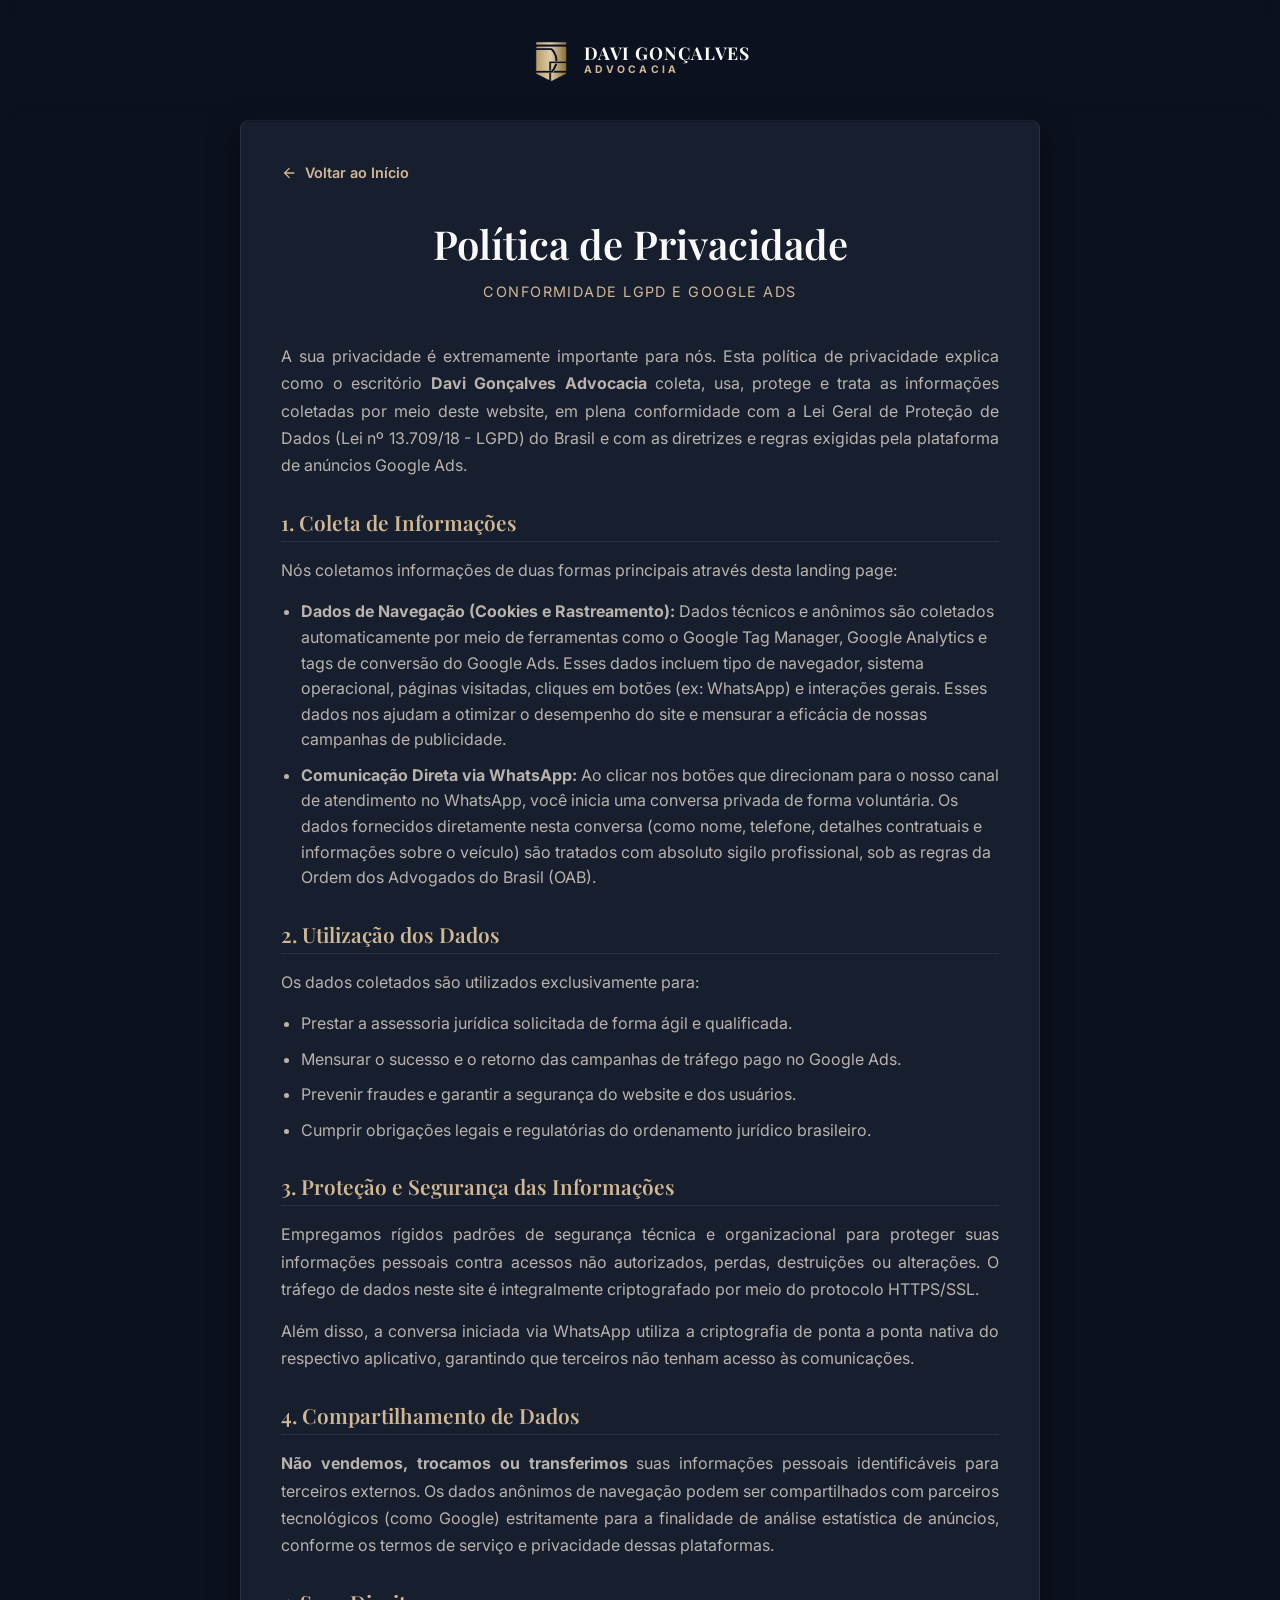
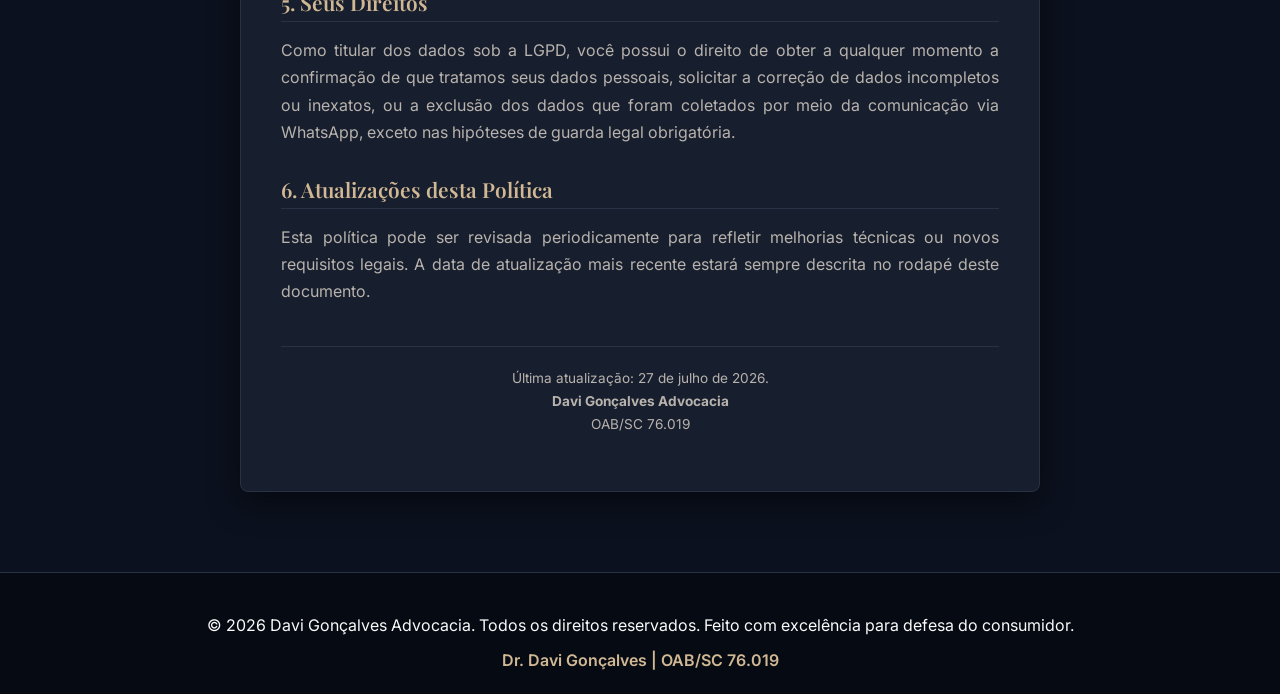
<file: politica-de-privacidade.html>
<!DOCTYPE html>
<html lang="pt-BR">
<!-- 
  Este arquivo representa a página de Política de Privacidade (politica-de-privacidade.html).
  Criada para conformidade obrigatória com as políticas de anúncios do Google Ads e a LGPD.
  Usa a mesma identidade de luxo refinado e a folha de estilo do site principal.
-->
<head>
  <!-- Google Tag Manager - Script de rastreamento do Google Tag Manager carregado o mais cedo possível no head -->
  <script>(function(w,d,s,l,i){w[l]=w[l]||[];w[l].push({'gtm.start':
  new Date().getTime(),event:'gtm.js'});var f=d.getElementsByTagName(s)[0],
  j=d.createElement(s),dl=l!='dataLayer'?'&l='+l:'';j.async=true;j.src=
  'https://www.googletagmanager.com/gtm.js?id='+i+dl;f.parentNode.insertBefore(j,f);
  })(window,document,'script','dataLayer','GTM-NWH5MQWB');</script>
  <!-- End Google Tag Manager -->

  <!-- Script de Rastreamento Mega Captação (Pixel de Conversão / Métricas) -->
  <script async src="https://px.megacaptacao.com.br/p/3cf5aa67cb95ad06e42863f9.js"></script>
  <meta charset="UTF-8" />
  <meta name="viewport" content="width=device-width, initial-scale=1.0" />
  <title>Política de Privacidade | Davi Gonçalves Advocacia</title>
  
  <!-- SEO Meta Tags - Evitar indexar políticas se necessário, mas manter estrutura semântica -->
  <meta name="robots" content="noindex, follow" />
  <meta name="description" content="Política de Privacidade e Termos de Uso do escritório Davi Gonçalves Advocacia. Saiba como cuidamos dos seus dados." />

  <!-- Google Fonts: Playfair Display e Inter -->
  <link rel="preconnect" href="https://fonts.googleapis.com">
  <link rel="preconnect" href="https://fonts.gstatic.com" crossorigin>
  <link href="https://fonts.googleapis.com/css2?family=Inter:wght@300;400;500;600;700&family=Playfair+Display:ital,wght@0,400;0,600;0,700;1,400&display=swap" rel="stylesheet">

  <!-- Favicon oficial do escritório -->
  <link rel="icon" type="image/png" href="assets/logo.png" />

  <!-- Folha de Estilo Principal compartilhada para manter a estética de luxo -->
  <link rel="stylesheet" href="css/style.css" />

  <!-- Estilo Adicional Específico para a Página de Políticas -->
  <style>
    /* Estilos customizados para a formatação de textos legais longos */
    .policy-section {
      padding: 120px 0 80px 0;
      background-color: var(--bg-primary);
    }
    .policy-container {
      max-width: 800px;
      margin: 0 auto;
      background-color: var(--bg-secondary);
      padding: 40px;
      border-radius: 8px;
      border: 1px solid var(--border-color);
      box-shadow: var(--shadow-premium);
    }
    .policy-title {
      font-family: var(--font-title);
      font-size: 2.5rem;
      color: var(--text-primary);
      margin-bottom: 10px;
      text-align: center;
    }
    .policy-subtitle {
      font-size: 0.9rem;
      color: var(--color-gold);
      text-align: center;
      margin-bottom: 40px;
      text-transform: uppercase;
      letter-spacing: 0.1em;
    }
    .policy-content h3 {
      font-size: 1.3rem;
      color: var(--color-gold);
      margin-top: 30px;
      margin-bottom: 15px;
      border-bottom: 1px solid var(--border-color);
      padding-bottom: 5px;
    }
    .policy-content p {
      font-size: 1rem;
      color: var(--text-muted);
      line-height: 1.7;
      margin-bottom: 15px;
      text-align: justify;
    }
    .policy-content ul {
      margin-left: 20px;
      margin-bottom: 20px;
      color: var(--text-muted);
    }
    .policy-content li {
      margin-bottom: 10px;
      line-height: 1.6;
    }
    .back-btn-container {
      margin-bottom: 30px;
    }
    .back-link {
      display: inline-flex;
      align-items: center;
      gap: 8px;
      color: var(--color-gold);
      text-decoration: none;
      font-size: 0.9rem;
      font-weight: 600;
      transition: var(--transition-fast);
    }
    .back-link:hover {
      color: var(--text-primary);
      transform: translateX(-4px);
    }
    @media (max-width: 768px) {
      .policy-container {
        padding: 20px;
      }
      .policy-title {
        font-size: 2rem;
      }
    }
  </style>
</head>
<body>
  <!-- Google Tag Manager (noscript) - Elemento fallback para executar o rastreamento em navegadores com JavaScript desativado -->
  <noscript><iframe src="https://www.googletagmanager.com/ns.html?id=GTM-NWH5MQWB"
  height="0" width="0" style="display:none;visibility:hidden"></iframe></noscript>
  <!-- End Google Tag Manager (noscript) -->

  <!-- CABEÇALHO DA PÁGINA (HEADER SIMPLIFICADO) -->
  <header class="main-header" style="position: absolute; width: 100%; background: transparent; border-bottom: none; box-shadow: none;">
    <div class="container header-container" style="justify-content: center; padding: 20px 1.5rem;">
      <!-- Logotipo centralizado para fins de elegância jurídica -->
      <a href="index.html" class="logo" id="policy-logo-link">
        <img src="assets/logo.png" alt="Brasão Davi Gonçalves Advocacia" class="logo-monogram-img">
        <div class="logo-text">
          <span class="logo-title">DAVI GONÇALVES</span>
          <span class="logo-subtitle">ADVOCACIA</span>
        </div>
      </a>
    </div>
  </header>

  <main>
    <!-- SEÇÃO PRINCIPAL DO TEXTO DA POLÍTICA -->
    <section class="policy-section">
      <div class="container">
        
        <div class="policy-container">
          <!-- Botão para retornar ao site principal -->
          <div class="back-btn-container">
            <a href="index.html" class="back-link" id="back-to-home-link">
              <!-- Ícone de seta para esquerda -->
              <svg viewBox="0 0 24 24" width="16" height="16" fill="currentColor">
                <path d="M20 11H7.83l5.59-5.59L12 4l-8 8 8 8 1.41-1.41L7.83 13H20v-2z"/>
              </svg>
              <span>Voltar ao Início</span>
            </a>
          </div>

          <h1 class="policy-title">Política de Privacidade</h1>
          <div class="policy-subtitle">Conformidade LGPD e Google Ads</div>

          <div class="policy-content">
            <p>
              A sua privacidade é extremamente importante para nós. Esta política de privacidade explica como o escritório <strong>Davi Gonçalves Advocacia</strong> coleta, usa, protege e trata as informações coletadas por meio deste website, em plena conformidade com a Lei Geral de Proteção de Dados (Lei nº 13.709/18 - LGPD) do Brasil e com as diretrizes e regras exigidas pela plataforma de anúncios Google Ads.
            </p>

            <h3>1. Coleta de Informações</h3>
            <p>
              Nós coletamos informações de duas formas principais através desta landing page:
            </p>
            <ul>
              <li><strong>Dados de Navegação (Cookies e Rastreamento):</strong> Dados técnicos e anônimos são coletados automaticamente por meio de ferramentas como o Google Tag Manager, Google Analytics e tags de conversão do Google Ads. Esses dados incluem tipo de navegador, sistema operacional, páginas visitadas, cliques em botões (ex: WhatsApp) e interações gerais. Esses dados nos ajudam a otimizar o desempenho do site e mensurar a eficácia de nossas campanhas de publicidade.</li>
              <li><strong>Comunicação Direta via WhatsApp:</strong> Ao clicar nos botões que direcionam para o nosso canal de atendimento no WhatsApp, você inicia uma conversa privada de forma voluntária. Os dados fornecidos diretamente nesta conversa (como nome, telefone, detalhes contratuais e informações sobre o veículo) são tratados com absoluto sigilo profissional, sob as regras da Ordem dos Advogados do Brasil (OAB).</li>
            </ul>

            <h3>2. Utilização dos Dados</h3>
            <p>
              Os dados coletados são utilizados exclusivamente para:
            </p>
            <ul>
              <li>Prestar a assessoria jurídica solicitada de forma ágil e qualificada.</li>
              <li>Mensurar o sucesso e o retorno das campanhas de tráfego pago no Google Ads.</li>
              <li>Prevenir fraudes e garantir a segurança do website e dos usuários.</li>
              <li>Cumprir obrigações legais e regulatórias do ordenamento jurídico brasileiro.</li>
            </ul>

            <h3>3. Proteção e Segurança das Informações</h3>
            <p>
              Empregamos rígidos padrões de segurança técnica e organizacional para proteger suas informações pessoais contra acessos não autorizados, perdas, destruições ou alterações. O tráfego de dados neste site é integralmente criptografado por meio do protocolo HTTPS/SSL.
            </p>
            <p>
              Além disso, a conversa iniciada via WhatsApp utiliza a criptografia de ponta a ponta nativa do respectivo aplicativo, garantindo que terceiros não tenham acesso às comunicações.
            </p>

            <h3>4. Compartilhamento de Dados</h3>
            <p>
              <strong>Não vendemos, trocamos ou transferimos</strong> suas informações pessoais identificáveis para terceiros externos. Os dados anônimos de navegação podem ser compartilhados com parceiros tecnológicos (como Google) estritamente para a finalidade de análise estatística de anúncios, conforme os termos de serviço e privacidade dessas plataformas.
            </p>

            <h3>5. Seus Direitos</h3>
            <p>
              Como titular dos dados sob a LGPD, você possui o direito de obter a qualquer momento a confirmação de que tratamos seus dados pessoais, solicitar a correção de dados incompletos ou inexatos, ou a exclusão dos dados que foram coletados por meio da comunicação via WhatsApp, exceto nas hipóteses de guarda legal obrigatória.
            </p>

            <h3>6. Atualizações desta Política</h3>
            <p>
              Esta política pode ser revisada periodicamente para refletir melhorias técnicas ou novos requisitos legais. A data de atualização mais recente estará sempre descrita no rodapé deste documento.
            </p>

            <p style="margin-top: 40px; font-size: 0.85rem; text-align: center; border-top: 1px solid var(--border-color); padding-top: 20px;">
              Última atualização: 27 de julho de 2026.<br>
              <strong>Davi Gonçalves Advocacia</strong><br>
              OAB/SC 76.019
            </p>
          </div>
        </div>

      </div>
    </section>
  </main>

  <!-- RODAPÉ SIMPLIFICADO -->
  <footer class="main-footer" style="padding: 40px 0 20px 0; border-top: 1px solid var(--border-color);">
    <div class="container footer-bottom-container" style="justify-content: center; flex-direction: column; gap: 10px; text-align: center;">
      <p>&copy; 2026 Davi Gonçalves Advocacia. Todos os direitos reservados. Feito com excelência para defesa do consumidor.</p>
      <p class="oab-bottom">Dr. Davi Gonçalves | OAB/SC 76.019</p>
    </div>
  </footer>

</body>
</html>
</file>
<file: css/style.css>
/* 
  =========================================
  ESTILO PRINCIPAL (style.css)
  Cliente: Davi Gonçalves Advocacia
  Nicho: Busca e Apreensão e Revisional
  Estilo: Luxo refinado, escuro e responsivo
  =========================================
*/

/* 1. VARIÁVEIS DO SISTEMA E PALETA DE CORES */
:root {
  /* Cores principais baseadas no modelo de referência */
  --bg-primary: #0B111E;       /* Azul marinho extremamente escuro (fundo geral) */
  --bg-secondary: #171E2E;     /* Azul escuro intermediário (cards e seções) */
  --color-gold: #D1B894;       /* Dourado primário (champanhe fosco elegante) */
  --color-gold-dark: #A68353;  /* Dourado escuro/bronze (para degradês e hovers) */
  --text-primary: #FAFAFA;     /* Off-white suave para texto geral */
  --text-muted: #B8B3AD;       /* Cinza quente para textos auxiliares */
  --border-color: #293245;     /* Azul acinzentado sutil para bordas */
  
  /* Tipografia oficial */
  --font-title: 'Playfair Display', serif;
  --font-body: 'Inter', system-ui, sans-serif;
  
  /* Transições e Efeitos */
  --transition-smooth: all 0.4s cubic-bezier(0.16, 1, 0.3, 1);
  --transition-fast: all 0.2s ease;
  --gold-gradient: linear-gradient(135deg, var(--color-gold) 0%, var(--color-gold-dark) 100%);
  --gold-gradient-hover: linear-gradient(135deg, var(--color-gold-dark) 0%, var(--color-gold) 100%);
  --shadow-premium: 0 10px 30px rgba(0, 0, 0, 0.5);
  
  /* Limites de Responsividade */
  --container-max-width: 1200px;
}

/* 2. RESET E ESTILOS GERAIS */
* {
  margin: 0;
  padding: 0;
  box-sizing: border-box;
}

html {
  scroll-behavior: smooth;
  font-size: 16px;
  background-color: var(--bg-primary);
  color: var(--text-primary);
  font-family: var(--font-body);
}

body {
  overflow-x: hidden;
  line-height: 1.6;
}

/* Definição de texto justificado para todos os parágrafos do site */
p {
  text-align: justify;
  text-justify: inter-word;
}

/* Estilo do container centralizador de layout */
.container {
  width: 100%;
  max-width: var(--container-max-width);
  margin-right: auto;
  margin-left: auto;
  padding-right: 1.5rem;
  padding-left: 1.5rem;
}

/* 3. TIPOGRAFIA E TÍTULOS */
h1, h2, h3, h4, h5, h6 {
  font-family: var(--font-title);
  color: var(--text-primary);
  font-weight: 600;
  line-height: 1.3;
}

/* Estilo para tags de seção (pequenos rótulos dourados acima do título) */
.section-tag {
  display: inline-block;
  font-size: 0.8rem;
  font-weight: 700;
  letter-spacing: 0.15em;
  color: var(--color-gold);
  text-transform: uppercase;
  margin-bottom: 0.75rem;
  position: relative;
  padding-left: 25px;
}

/* Linha decorativa antes do rótulo da seção */
.section-tag::before {
  content: '';
  position: absolute;
  left: 0;
  top: 50%;
  transform: translateY(-50%);
  width: 15px;
  height: 2px;
  background-color: var(--color-gold);
}

/* Título padrão para seções do site */
.section-title {
  font-size: 2.25rem;
  margin-bottom: 1rem;
}

/* Descrição padrão abaixo dos títulos das seções */
.section-desc {
  font-size: 1.1rem;
  color: var(--text-muted);
  max-width: 600px;
  margin-bottom: 3rem;
}

/* Cabeçalho centralizado das seções */
.section-header {
  margin-bottom: 3.5rem;
}

/* Estilização para degradê dourado em palavras específicas */
.text-gold-gradient {
  background: var(--gold-gradient);
  -webkit-background-clip: text;
  -webkit-text-fill-color: transparent;
}

/* Estilo para textos secundários */
.text-muted {
  color: var(--text-muted);
}

/* 4. BOTÕES E ELEMENTOS DE AÇÃO (CTA) */
.btn {
  display: inline-flex;
  align-items: center;
  justify-content: center;
  gap: 0.5rem;
  padding: 0.85rem 1.8rem;
  font-size: 0.9rem;
  font-weight: 600;
  line-height: 1; /* Garante alinhamento vertical correto do texto com o ícone */
  letter-spacing: 0.05em;
  text-transform: uppercase;
  border-radius: 4px;
  text-decoration: none;
  cursor: pointer;
  transition: var(--transition-smooth);
  position: relative;
  overflow: hidden;
}

/* Tamanho maior para botões de destaque (Hero e CTA) */
.btn-lg {
  padding: 1.1rem 2.2rem;
  font-size: 0.95rem;
}

/* Botão Dourado Premium (Gradiente) */
.btn-gold {
  background: var(--gold-gradient);
  color: var(--bg-primary); /* Texto escuro contrastando no fundo dourado */
  border: 1px solid transparent;
}

/* Efeito de brilho reflexivo (sheen) no botão dourado */
.btn-gold::after {
  content: '';
  position: absolute;
  top: 0;
  left: -50%;
  width: 20%;
  height: 100%;
  background: linear-gradient(to right, rgba(255, 255, 255, 0) 0%, rgba(255, 255, 255, 0.3) 50%, rgba(255, 255, 255, 0) 100%);
  transform: skewX(-25deg);
  transition: 0.75s;
  opacity: 0;
}

/* Efeitos hover do botão dourado */
.btn-gold:hover {
  transform: translateY(-3px);
  box-shadow: 0 10px 20px rgba(209, 184, 148, 0.3);
  color: var(--bg-primary);
}

.btn-gold:hover::after {
  left: 125%;
  opacity: 1;
}

/* Botão com Borda Dourada (Outline) */
.btn-outline {
  background: transparent;
  color: var(--color-gold);
  border: 1px solid var(--color-gold);
}

.btn-outline:hover {
  background: rgba(209, 184, 148, 0.08);
  color: var(--text-primary);
  border-color: var(--text-primary);
  transform: translateY(-3px);
}

/* Botão 100% largura para mobile */
.btn-full {
  width: 100%;
}

/* Efeito extra de pulsação suave de brilho */
.btn-glow {
  animation: pulse-glow 3s infinite alternate;
}

@keyframes pulse-glow {
  0% {
    box-shadow: 0 0 5px rgba(209, 184, 148, 0.2);
  }
  100% {
    box-shadow: 0 0 15px rgba(209, 184, 148, 0.5);
  }
}

/* Ícones dentro dos botões */
.icon-svg {
  transition: var(--transition-fast);
  display: inline-flex;
  align-items: center;
  justify-content: center;
  flex-shrink: 0;
}

.btn .icon-svg {
  width: 1.15rem;
  height: 1.15rem;
}

.btn-lg .icon-svg {
  width: 1.3rem;
  height: 1.3rem;
}

.btn:hover .icon-svg {
  transform: scale(1.1);
}

/* 5. CABEÇALHO FIXO DO SITE (HEADER) */
.main-header {
  position: fixed;
  top: 0;
  left: 0;
  width: 100%;
  z-index: 1000;
  background-color: rgba(11, 17, 30, 0.9);
  backdrop-filter: blur(10px);
  -webkit-backdrop-filter: blur(10px);
  border-bottom: 1px solid var(--border-color);
  transition: var(--transition-smooth);
  padding: 1.25rem 0;
}

/* Estado ativo do cabeçalho ao rolar a página */
.main-header.scrolled {
  padding: 0.75rem 0;
  background-color: rgba(11, 17, 30, 0.98);
  box-shadow: 0 4px 20px rgba(0, 0, 0, 0.3);
}

.header-container {
  display: flex;
  align-items: center;
  justify-content: space-between;
  gap: 1.5rem;
}

/* Logotipo elegante */
.logo {
  display: flex;
  align-items: center;
  gap: 0.75rem;
  text-decoration: none;
  color: var(--text-primary);
  transition: var(--transition-fast);
}

.logo-monogram {
  font-family: var(--font-title);
  font-size: 1.4rem;
  font-weight: 700;
  color: var(--bg-primary);
  background: var(--gold-gradient);
  width: 42px;
  height: 42px;
  display: flex;
  align-items: center;
  justify-content: center;
  border-radius: 4px;
  letter-spacing: -1px;
}

/* Brasão em imagem do escritório (substitui o monograma em texto) */
.logo-monogram-img {
  width: 42px;
  height: 42px;
  object-fit: contain;
  flex-shrink: 0;
}

.logo-text {
  display: flex;
  flex-direction: column;
}

.logo-title {
  font-family: var(--font-title);
  font-size: 1.1rem;
  font-weight: 700;
  letter-spacing: 0.05em;
  line-height: 1.1;
}

.logo-subtitle {
  font-size: 0.65rem;
  letter-spacing: 0.3em;
  color: var(--color-gold);
  font-weight: 700;
}

/* Menu de navegação desktop */
.nav-menu {
  display: block;
}

.nav-list {
  display: flex;
  list-style: none;
  gap: 1.35rem;
  flex-wrap: nowrap;
  white-space: nowrap;
}

.nav-link {
  text-decoration: none;
  color: var(--text-muted);
  font-size: 0.8rem;
  font-weight: 500;
  text-transform: uppercase;
  letter-spacing: 0.05em;
  transition: var(--transition-fast);
  padding: 0.5rem 0;
  position: relative;
}

.nav-link:hover, .nav-link.active {
  color: var(--color-gold);
}

/* Linha sob o link ativo/hover */
.nav-link::after {
  content: '';
  position: absolute;
  bottom: 0;
  left: 0;
  width: 0;
  height: 1px;
  background-color: var(--color-gold);
  transition: var(--transition-fast);
}

.nav-link:hover::after, .nav-link.active::after {
  width: 100%;
}

.header-cta {
  display: block;
}

/* Ajuste do botão do cabeçalho para não ficar desproporcionalmente grande */
.header-cta .btn {
  padding: 0.5rem 1.1rem;
  font-size: 0.78rem;
}

/* Botão toggle do menu mobile */
.mobile-menu-toggle {
  display: none;
  background: transparent;
  border: none;
  cursor: pointer;
  flex-direction: column;
  gap: 6px;
  width: 30px;
  height: 24px;
  justify-content: center;
  z-index: 1010;
}

.hamburger-bar {
  display: block;
  width: 100%;
  height: 2px;
  background-color: var(--text-primary);
  transition: var(--transition-fast);
}

/* 6. MENU MOBILE RETRÁTIL (SOBREPOSIÇÃO) */
.mobile-menu-overlay {
  position: fixed;
  top: 0;
  right: -100%;
  width: 100%;
  height: 100vh;
  z-index: 9999;
  background-color: rgba(11, 17, 30, 0.95);
  backdrop-filter: blur(15px);
  -webkit-backdrop-filter: blur(15px);
  transition: var(--transition-smooth);
}

.mobile-menu-overlay.active {
  right: 0;
}

.mobile-menu-wrapper {
  display: flex;
  flex-direction: column;
  width: 100%;
  height: 100%;
  padding: 2.5rem 2rem;
}

.mobile-menu-header {
  display: flex;
  justify-content: space-between;
  align-items: center;
  margin-bottom: 3.5rem;
}

.mobile-menu-close {
  background: transparent;
  border: none;
  font-size: 2.5rem;
  color: var(--text-primary);
  cursor: pointer;
  transition: var(--transition-fast);
}

.mobile-menu-close:hover {
  color: var(--color-gold);
}

.mobile-nav {
  margin-bottom: auto;
}

.mobile-nav-list {
  list-style: none;
  display: flex;
  flex-direction: column;
  gap: 2rem;
}

.mobile-nav-link {
  text-decoration: none;
  color: var(--text-primary);
  font-size: 1.4rem;
  font-family: var(--font-title);
  font-weight: 600;
  transition: var(--transition-fast);
}

.mobile-nav-link:hover {
  color: var(--color-gold);
  padding-left: 8px;
}

.mobile-menu-footer {
  margin-top: 2rem;
}

/* 7. SEÇÃO HERO (DOBRA PRINCIPAL) */
.hero-section {
  position: relative;
  padding-top: 10rem;
  padding-bottom: 6rem;
  min-height: 100vh;
  display: flex;
  align-items: center;
  background-color: var(--bg-primary);
  z-index: 1;
}

/* Fotografia de fundo temática (balança da justiça) */
.hero-bg-photo {
  position: absolute;
  top: 0;
  left: 0;
  width: 100%;
  height: 100%;
  background-image: url('../assets/background_1.jpg');
  background-size: cover;
  background-position: center right;
  background-repeat: no-repeat;
  z-index: -3;
}

/* Overlay decorativo escuro sobre a foto para manter a legibilidade e a sensação de luxo */
.hero-bg-overlay {
  position: absolute;
  top: 0;
  left: 0;
  width: 100%;
  height: 100%;
  background: linear-gradient(90deg, rgba(11, 17, 30, 0.97) 0%, rgba(11, 17, 30, 0.8) 40%, rgba(11, 17, 30, 0.55) 70%, rgba(11, 17, 30, 0.85) 100%),
              radial-gradient(circle at 75% 35%, rgba(209, 184, 148, 0.08) 0%, rgba(11, 17, 30, 0) 60%),
              radial-gradient(circle at 15% 75%, rgba(41, 50, 69, 0.3) 0%, rgba(11, 17, 30, 0) 50%);
  z-index: -1;
}

/* Adicionando um sutil padrão geométrico de luxo */
.hero-section::before {
  content: '';
  position: absolute;
  top: 0;
  left: 0;
  width: 100%;
  height: 100%;
  opacity: 0.02;
  background-image: radial-gradient(var(--color-gold) 1px, transparent 1px);
  background-size: 24px 24px;
  z-index: -2;
}

.hero-container {
  display: grid;
  grid-template-columns: 1.15fr 0.85fr;
  align-items: center;
  gap: 3.5rem;
  text-align: left;
}

.hero-text {
  display: flex;
  flex-direction: column;
  align-items: flex-start;
}

/* Indicador de urgência animado */
.urgency-badge {
  display: inline-flex;
  align-items: center;
  gap: 0.6rem;
  background-color: rgba(209, 184, 148, 0.08);
  border: 1px solid rgba(209, 184, 148, 0.2);
  padding: 0.5rem 1.1rem;
  border-radius: 50px;
  margin-bottom: 2rem;
  font-size: 0.75rem;
  font-weight: 700;
  letter-spacing: 0.08em;
  text-transform: uppercase;
  color: var(--color-gold);
}

.pulse-indicator {
  width: 8px;
  height: 8px;
  background-color: var(--color-gold);
  border-radius: 50%;
  box-shadow: 0 0 0 0 rgba(209, 184, 148, 0.7);
  animation: pulse-badge 1.8s infinite;
}

@keyframes pulse-badge {
  0% {
    transform: scale(0.95);
    box-shadow: 0 0 0 0 rgba(209, 184, 148, 0.7);
  }
  70% {
    transform: scale(1);
    box-shadow: 0 0 0 8px rgba(209, 184, 148, 0);
  }
  100% {
    transform: scale(0.95);
    box-shadow: 0 0 0 0 rgba(209, 184, 148, 0);
  }
}

.hero-title {
  font-size: 3.5rem;
  max-width: 900px;
  margin-bottom: 1.5rem;
}

.hero-desc {
  font-size: 1.2rem;
  color: var(--text-muted);
  max-width: 750px;
  margin-bottom: 3rem;
  font-weight: 300;
}

.hero-actions {
  display: flex;
  gap: 1.25rem;
  margin-bottom: 3.5rem;
  flex-wrap: wrap;
  justify-content: flex-start;
}

/* Grid de badges de confiança - sempre em colunas, lado a lado */
.hero-badges {
  display: grid;
  grid-template-columns: repeat(3, 1fr);
  gap: 1rem;
  width: 100%;
  border-top: 1px solid var(--border-color);
  padding-top: 2rem;
}

.badge-item {
  display: flex;
  flex-direction: column;
  align-items: flex-start;
  gap: 0.6rem;
  text-align: left;
}

.badge-icon {
  width: 22px;
  height: 22px;
}

/* Retrato do advogado em destaque na dobra principal */
.hero-visual {
  position: relative;
  display: flex;
  justify-content: center;
}

.hero-visual-frame {
  position: relative;
  width: 100%;
  max-width: 420px;
  padding: 1rem;
  border: 1px solid rgba(209, 184, 148, 0.25);
  border-radius: 4px;
}

.hero-visual-frame::before {
  content: '';
  position: absolute;
  top: -8px;
  left: -8px;
  width: 30px;
  height: 30px;
  border-top: 2px solid var(--color-gold);
  border-left: 2px solid var(--color-gold);
}

.hero-visual-frame::after {
  content: '';
  position: absolute;
  bottom: -8px;
  right: -8px;
  width: 30px;
  height: 30px;
  border-bottom: 2px solid var(--color-gold);
  border-right: 2px solid var(--color-gold);
}

.hero-visual-img {
  display: block;
  width: 100%;
  height: 560px;
  object-fit: cover;
  object-position: top center;
  border-radius: 2px;
  box-shadow: var(--shadow-premium);
}

.hero-visual-badge {
  position: absolute;
  bottom: 2rem;
  right: -1.5rem;
  background: var(--bg-secondary);
  border: 1px solid var(--color-gold);
  padding: 1rem 1.5rem;
  border-radius: 4px;
  box-shadow: var(--shadow-premium);
  display: flex;
  flex-direction: column;
  align-items: center;
}

.badge-icon {
  color: var(--color-gold);
  flex-shrink: 0;
}

.badge-text {
  display: flex;
  flex-direction: column;
}

.badge-title {
  font-size: 0.82rem;
  font-weight: 600;
}

.badge-sub {
  font-size: 0.7rem;
  color: var(--text-muted);
}

/* 8. SEÇÃO DE ALERTA URGENTE */
.alert-section {
  padding: 2rem 0;
  background-color: var(--bg-primary);
  position: relative;
  z-index: 2;
}

.alert-box {
  background-color: var(--bg-secondary);
  border: 1px solid var(--border-color);
  border-radius: 8px;
  padding: 3rem;
  box-shadow: var(--shadow-premium);
  position: relative;
  overflow: hidden;
}

/* Linha decorativa dourada fina no topo do card */
.alert-box::before {
  content: '';
  position: absolute;
  top: 0;
  left: 0;
  width: 100%;
  height: 3px;
  background: var(--gold-gradient);
}

.alert-header {
  display: flex;
  align-items: center;
  gap: 1rem;
  margin-bottom: 2.5rem;
}

.alert-icon {
  color: var(--color-gold);
  flex-shrink: 0;
}

.alert-box-title {
  font-size: 1.8rem;
  font-family: var(--font-title);
}

/* Grid de informações de alerta */
.alert-content-grid {
  display: grid;
  grid-template-columns: repeat(3, 1fr);
  gap: 2rem;
  margin-bottom: 2.5rem;
}

.alert-info-card {
  background-color: rgba(11, 17, 30, 0.4);
  border: 1px solid rgba(41, 50, 69, 0.5);
  border-radius: 4px;
  padding: 1.75rem;
  position: relative;
}

.alert-card-num {
  font-family: var(--font-title);
  font-size: 2.5rem;
  font-weight: 700;
  color: rgba(209, 184, 148, 0.1);
  position: absolute;
  top: 0.75rem;
  right: 1.25rem;
  line-height: 1;
}

.alert-info-card h3 {
  font-size: 1.15rem;
  margin-bottom: 0.75rem;
  color: var(--color-gold);
}

.alert-info-card p {
  font-size: 0.88rem;
  color: var(--text-muted);
  line-height: 1.5;
}

.alert-box-action {
  display: flex;
  justify-content: center;
}

/* 9. SEÇÃO SOBRE (SOBRE O ADVOGADO) */
.about-section {
  padding: 6.5rem 0;
  background-color: var(--bg-primary);
}

.about-container {
  display: grid;
  grid-template-columns: 1fr 1.2fr;
  gap: 4.5rem;
  align-items: center;
}

/* Quadro visual de luxo */
.about-visual {
  display: flex;
  justify-content: center;
}

.portrait-card {
  position: relative;
  width: 100%;
  max-width: 460px;
}

/* Frame duplo decorativo */
.portrait-frame {
  position: relative;
  padding: 1rem;
  border: 1px solid rgba(209, 184, 148, 0.25);
  border-radius: 4px;
}

.portrait-frame::before {
  content: '';
  position: absolute;
  top: -8px;
  left: -8px;
  width: 30px;
  height: 30px;
  border-top: 2px solid var(--color-gold);
  border-left: 2px solid var(--color-gold);
}

.portrait-frame::after {
  content: '';
  position: absolute;
  bottom: -8px;
  right: -8px;
  width: 30px;
  height: 30px;
  border-bottom: 2px solid var(--color-gold);
  border-right: 2px solid var(--color-gold);
}

.portrait-bg {
  background-color: var(--bg-secondary);
  width: 100%;
  height: 500px;
  display: flex;
  align-items: center;
  justify-content: center;
  border-radius: 2px;
  position: relative;
  overflow: hidden;
  box-shadow: var(--shadow-premium);
}

.portrait-bg::after {
  content: '';
  position: absolute;
  width: 150%;
  height: 150%;
  background: radial-gradient(circle, rgba(209, 184, 148, 0.05) 0%, rgba(11, 17, 30, 0) 70%);
}

.portrait-img {
  width: 100%;
  height: 100%;
  object-fit: cover;
  object-position: top center;
  display: block;
}

/* Card estatístico sobreposto */
.experience-card {
  position: absolute;
  bottom: 2rem;
  left: -2rem;
  background: var(--bg-secondary);
  border: 1px solid var(--color-gold);
  padding: 1rem 1.5rem;
  border-radius: 4px;
  box-shadow: var(--shadow-premium);
  display: flex;
  flex-direction: column;
  align-items: center;
}

.exp-number {
  font-family: var(--font-title);
  font-size: 1.5rem;
  font-weight: 700;
  color: var(--color-gold);
  line-height: 1;
}

.exp-text {
  font-size: 0.75rem;
  font-weight: 600;
  letter-spacing: 0.1em;
  text-transform: uppercase;
  color: var(--text-primary);
  margin-top: 0.25rem;
}

.about-text-p {
  font-size: 1.05rem;
  color: var(--text-primary);
  margin-bottom: 1.25rem;
}

.about-text-p strong {
  color: var(--color-gold);
  font-weight: 600;
}

/* Grid de Pilares do Escritório */
.about-pillars {
  display: flex;
  flex-direction: column;
  gap: 1.5rem;
  margin: 2.25rem 0;
}

.pillar-item {
  display: flex;
  gap: 1.25rem;
}

.pillar-icon-container {
  width: 44px;
  height: 44px;
  border-radius: 4px;
  background-color: rgba(209, 184, 148, 0.08);
  border: 1px solid rgba(209, 184, 148, 0.2);
  display: flex;
  align-items: center;
  justify-content: center;
  flex-shrink: 0;
  color: var(--color-gold);
}

.pillar-info h4 {
  font-size: 1.1rem;
  margin-bottom: 0.25rem;
  color: var(--text-primary);
}

.pillar-info p {
  font-size: 0.88rem;
  color: var(--text-muted);
}

.about-action {
  margin-top: 1.5rem;
}

/* 10. SEÇÃO SERVIÇOS (COMO ATUAMOS) */
.services-section {
  padding: 6.5rem 0;
  background-color: var(--bg-secondary);
}

.services-grid {
  display: grid;
  grid-template-columns: repeat(3, 1fr);
  gap: 2.25rem;
}

.service-card {
  background-color: var(--bg-primary);
  border: 1px solid var(--border-color);
  border-radius: 4px;
  padding: 2.5rem 2.25rem;
  transition: var(--transition-smooth);
  display: flex;
  flex-direction: column;
  position: relative;
}

.service-icon-wrapper {
  width: 60px;
  height: 60px;
  border-radius: 4px;
  background-color: rgba(209, 184, 148, 0.05);
  border: 1px solid rgba(209, 184, 148, 0.15);
  display: flex;
  align-items: center;
  justify-content: center;
  color: var(--color-gold);
  margin-bottom: 1.75rem;
  transition: var(--transition-fast);
}

.service-card h3 {
  font-size: 1.35rem;
  margin-bottom: 1rem;
  font-family: var(--font-title);
  height: 3.5rem; /* Força alinhamento dos títulos */
  display: flex;
  align-items: center;
}

.service-card p {
  font-size: 0.9rem;
  color: var(--text-muted);
  margin-bottom: 2.25rem;
  line-height: 1.6;
}

/* Link integrado de ação */
.service-link {
  margin-top: auto;
  display: inline-flex;
  align-items: center;
  gap: 0.5rem;
  color: var(--color-gold);
  text-decoration: none;
  font-size: 0.85rem;
  font-weight: 700;
  text-transform: uppercase;
  letter-spacing: 0.08em;
  transition: var(--transition-fast);
}

.service-link-icon {
  flex-shrink: 0;
}

.link-arrow {
  transition: var(--transition-fast);
}

.service-link:hover {
  color: var(--text-primary);
}

.service-link:hover .link-arrow {
  transform: translateX(5px);
}

/* Efeito Hover do Card Inteiro */
.service-card:hover {
  transform: translateY(-8px);
  border-color: var(--color-gold-dark);
  box-shadow: var(--shadow-premium);
}

.service-card:hover .service-icon-wrapper {
  background-color: var(--color-gold);
  color: var(--bg-primary);
  border-color: var(--color-gold);
}

/* 11. SEÇÃO DIFERENCIAIS */
.differentials-section {
  padding: 6.5rem 0;
  background-color: var(--bg-primary);
}

.differentials-grid {
  display: grid;
  grid-template-columns: repeat(2, 1fr);
  gap: 2rem;
}

.diff-card {
  background-color: var(--bg-secondary);
  border: 1px solid var(--border-color);
  border-radius: 4px;
  padding: 2.25rem;
  transition: var(--transition-smooth);
}

.diff-header {
  display: flex;
  align-items: center;
  gap: 1.25rem;
  margin-bottom: 1.25rem;
}

.diff-icon-box {
  width: 46px;
  height: 46px;
  border-radius: 50%;
  background-color: rgba(209, 184, 148, 0.08);
  border: 1px solid rgba(209, 184, 148, 0.2);
  display: flex;
  align-items: center;
  justify-content: center;
  color: var(--color-gold);
  flex-shrink: 0;
}

.diff-card h3 {
  font-size: 1.25rem;
  font-family: var(--font-title);
}

.diff-card p {
  font-size: 0.9rem;
  color: var(--text-muted);
  line-height: 1.6;
}

.diff-card:hover {
  border-color: rgba(209, 184, 148, 0.4);
  transform: scale(1.01);
}

/* 12. SEÇÃO FAQ (ACCORDION INTERATIVO) */
.faq-section {
  padding: 6.5rem 0;
  background-color: var(--bg-secondary);
}

.faq-accordion-container {
  max-width: 800px;
  margin: 0 auto;
  display: flex;
  flex-direction: column;
  gap: 1.25rem;
}

.faq-item {
  background-color: var(--bg-primary);
  border: 1px solid var(--border-color);
  border-radius: 4px;
  overflow: hidden;
  transition: var(--transition-smooth);
}

/* Gatilho/Botão do Accordion */
.faq-trigger {
  width: 100%;
  background: transparent;
  border: none;
  display: flex;
  justify-content: space-between;
  align-items: center;
  padding: 1.5rem 2rem;
  text-align: left;
  cursor: pointer;
  color: var(--text-primary);
  font-family: var(--font-body);
  font-size: 1.05rem;
  font-weight: 600;
  transition: var(--transition-fast);
  gap: 1.5rem;
}

.faq-icon {
  color: var(--color-gold);
  transition: transform 0.3s ease;
  flex-shrink: 0;
}

/* Estilo para item aberto */
.faq-item.active {
  border-color: var(--color-gold);
}

.faq-item.active .faq-trigger {
  color: var(--color-gold);
}

.faq-item.active .faq-icon {
  transform: rotate(45deg); /* Transforma o sinal de "+" em "x" */
}

/* Conteúdo Expansível do FAQ */
.faq-content {
  max-height: 0;
  overflow: hidden;
  transition: max-height 0.3s cubic-bezier(0.16, 1, 0.3, 1);
}

.faq-content-inner {
  padding: 0 2rem 1.5rem 2rem;
  border-top: 1px solid transparent;
}

.faq-item.active .faq-content-inner {
  border-top: 1px solid rgba(41, 50, 69, 0.3);
}

.faq-content p {
  font-size: 0.9rem;
  color: var(--text-muted);
  line-height: 1.6;
}

/* 12.1 SEÇÃO DE LOCALIZAÇÃO (MAPA) */
.location-section {
  padding: 6.5rem 0;
  background-color: var(--bg-primary);
}

.location-info {
  display: grid;
  grid-template-columns: repeat(3, 1fr);
  gap: 2rem;
  background-color: var(--bg-secondary);
  border: 1px solid var(--border-color);
  border-radius: 8px;
  padding: 2rem;
  margin-bottom: 2.5rem;
}

.location-info-item {
  display: flex;
  align-items: flex-start;
  gap: 1rem;
}

.location-icon {
  color: var(--color-gold);
  flex-shrink: 0;
  margin-top: 0.15rem;
}

.location-info-text {
  display: flex;
  flex-direction: column;
  gap: 0.35rem;
}

.location-info-title {
  font-size: 0.85rem;
  font-weight: 700;
  color: var(--color-gold);
  text-transform: uppercase;
  letter-spacing: 0.05em;
}

.location-info-desc {
  font-size: 0.9rem;
  color: var(--text-muted);
  line-height: 1.5;
}

.map-card {
  border: 1px solid var(--border-color);
  border-radius: 8px;
  overflow: hidden;
  box-shadow: var(--shadow-premium);
  line-height: 0;
}

.map-card iframe {
  display: block;
  width: 100%;
  filter: grayscale(0.2) contrast(1.05);
}

/* 13. SEÇÃO FINAL DE CONTATO / CTA BANNER */
.final-cta-section {
  padding: 7rem 0;
  background-color: var(--bg-primary);
  position: relative;
  z-index: 1;
}

.final-cta-section::before {
  content: '';
  position: absolute;
  top: 0;
  left: 0;
  width: 100%;
  height: 100%;
  background: radial-gradient(circle at 50% 50%, rgba(209, 184, 148, 0.08) 0%, rgba(11, 17, 30, 0) 70%);
  z-index: -1;
}

.final-cta-container {
  display: flex;
  flex-direction: column;
  align-items: center;
  text-align: center;
  max-width: 800px;
  margin: 0 auto;
}

.cta-title {
  font-size: 2.75rem;
  margin-bottom: 1.25rem;
}

.cta-desc {
  font-size: 1.15rem;
  color: var(--text-muted);
  margin-bottom: 2.75rem;
}

/* 14. RODAPÉ (FOOTER) INSTITUCIONAL */
.main-footer {
  background-color: #060A12; /* Fundo mais escuro do que o primary */
  border-top: 1px solid var(--border-color);
  padding-top: 5rem;
  padding-bottom: 2rem;
}

.footer-grid {
  display: grid;
  grid-template-columns: 1.5fr 1fr 1.5fr;
  gap: 4rem;
  margin-bottom: 4rem;
}

.brand-col {
  display: flex;
  flex-direction: column;
  align-items: flex-start;
}

.brand-tagline {
  font-size: 0.9rem;
  color: var(--text-muted);
  margin-top: 1.5rem;
  margin-bottom: 1.5rem;
  max-width: 320px;
}

/* Badge estilizado do número da OAB */
.oab-badge {
  font-size: 0.8rem;
  letter-spacing: 0.05em;
  text-transform: uppercase;
  color: var(--bg-primary);
  background-color: var(--color-gold);
  padding: 0.35rem 0.75rem;
  border-radius: 3px;
  font-weight: 500;
}

.footer-col-title {
  font-size: 1.1rem;
  font-weight: 600;
  margin-bottom: 1.75rem;
  position: relative;
  padding-bottom: 0.5rem;
}

.footer-col-title::after {
  content: '';
  position: absolute;
  bottom: 0;
  left: 0;
  width: 30px;
  height: 2px;
  background-color: var(--color-gold);
}

.footer-links {
  list-style: none;
  display: flex;
  flex-direction: column;
  gap: 0.85rem;
}

.footer-links a {
  text-decoration: none;
  color: var(--text-muted);
  font-size: 0.9rem;
  transition: var(--transition-fast);
}

.footer-links a:hover {
  color: var(--color-gold);
  padding-left: 5px;
}

/* Detalhes de contato fixos no rodapé */
.footer-contacts {
  list-style: none;
  display: flex;
  flex-direction: column;
  gap: 1.2rem;
}

.footer-contacts li {
  display: flex;
  gap: 0.85rem;
  align-items: flex-start;
}

.contact-icon {
  color: var(--color-gold);
  flex-shrink: 0;
  margin-top: 0.2rem;
}

.contact-text {
  font-size: 0.88rem;
  color: var(--text-muted);
}

.contact-link {
  text-decoration: none;
  display: inline-flex;
  align-items: center;
  gap: 0.25rem;
}

.contact-link:hover .contact-text {
  color: var(--color-gold);
}

.footer-social {
  margin-top: 2rem;
}

.social-link {
  display: inline-flex;
  align-items: center;
  gap: 0.6rem;
  color: var(--color-gold);
  border: 1px solid rgba(209, 184, 148, 0.25);
  border-radius: 4px;
  padding: 0.5rem 1rem;
  font-size: 0.85rem;
  font-weight: 600;
  text-decoration: none;
  transition: var(--transition-fast);
}

.social-link:hover {
  background-color: var(--color-gold);
  color: var(--bg-primary);
  border-color: var(--color-gold);
}

/* Rodapé final dos direitos autorais */
.footer-bottom {
  border-top: 1px solid rgba(255, 255, 255, 0.05);
  padding-top: 2rem;
  font-size: 0.8rem;
  color: rgba(184, 179, 173, 0.5);
}

.footer-bottom-container {
  display: flex;
  justify-content: space-between;
  align-items: center;
  flex-wrap: wrap;
  gap: 1rem;
}

.oab-bottom {
  font-weight: 600;
  color: var(--color-gold);
}

/* Garante que o clique sempre seja registrado no <a> com a classe de rastreio,
   mesmo quando o usuário clica no ícone ou no texto interno do botão */
.whatsapp-track-btn * {
  pointer-events: none;
}

/* 15. BOTÃO FLUTUANTE DO WHATSAPP */
.whatsapp-floating-btn {
  position: fixed;
  bottom: 2rem;
  right: 2rem;
  z-index: 999;
  background-color: #25D366; /* Cor verde icônica do WhatsApp */
  color: #FFFFFF;
  width: 60px;
  height: 60px;
  border-radius: 50%;
  display: flex;
  align-items: center;
  justify-content: center;
  box-shadow: 0 4px 15px rgba(37, 211, 102, 0.4);
  text-decoration: none;
  transition: var(--transition-smooth);
}

/* Efeito de hover no botão flutuante */
.whatsapp-floating-btn:hover {
  transform: translateY(-5px) scale(1.05);
  box-shadow: 0 8px 25px rgba(37, 211, 102, 0.6);
  background-color: #20BA5A;
}

/* Animação pulsante ao redor do botão flutuante */
.whatsapp-floating-btn::before {
  content: '';
  position: absolute;
  top: 0;
  left: 0;
  width: 100%;
  height: 100%;
  border-radius: 50%;
  background-color: #25D366;
  opacity: 0.3;
  z-index: -1;
  animation: pulse-floating 2s infinite;
}

@keyframes pulse-floating {
  0% {
    transform: scale(1);
    opacity: 0.3;
  }
  100% {
    transform: scale(1.5);
    opacity: 0;
  }
}

/* Tooltip sutil no hover */
.floating-tooltip {
  position: absolute;
  right: 75px;
  background-color: var(--bg-secondary);
  border: 1px solid var(--color-gold);
  color: var(--text-primary);
  padding: 0.4rem 0.8rem;
  border-radius: 4px;
  font-size: 0.75rem;
  font-weight: 700;
  letter-spacing: 0.05em;
  text-transform: uppercase;
  white-space: nowrap;
  opacity: 0;
  visibility: hidden;
  transform: translateX(10px);
  transition: var(--transition-fast);
  box-shadow: var(--shadow-premium);
}

.whatsapp-floating-btn:hover .floating-tooltip {
  opacity: 1;
  visibility: visible;
  transform: translateX(0);
}

/* 16. ESTRUTURA DE ANIMAÇÕES NO SCROLL (REVEAL) */
.reveal {
  position: relative;
  opacity: 0;
  transition: all 1s cubic-bezier(0.16, 1, 0.3, 1);
  will-change: transform, opacity;
}

/* Animação fade-in clássica */
.reveal.fade-in {
  transform: none;
}

.reveal.fade-in.active {
  opacity: 1;
}

/* Animação slide-up */
.reveal.slide-up {
  transform: translateY(40px);
}

.reveal.slide-up.active {
  opacity: 1;
  transform: translateY(0);
}

/* Classes para atraso staggered de revelação */
.reveal-delay-1 { transition-delay: 0.1s; }
.reveal-delay-2 { transition-delay: 0.2s; }
.reveal-delay-3 { transition-delay: 0.3s; }
.reveal-delay-4 { transition-delay: 0.4s; }


/* =========================================
   17. MEDIA QUERIES (RESPONSIVIDADE COMPLETA)
   ========================================= */

/* Dispositivos Grandes (Telas abaixo de 1200px) */
@media (max-width: 1200px) {
  .hero-title {
    font-size: 3rem;
  }
}

/* Notebooks e Tablets Grandes (Abaixo de 992px) */
@media (max-width: 992px) {
  .nav-menu {
    display: none; /* Esconde navegação tradicional */
  }

  .header-cta {
    display: none; /* Esconde CTA no topo */
  }

  .mobile-menu-toggle {
    display: flex; /* Mostra botão hambúrguer */
  }

  .hero-container {
    grid-template-columns: 1fr; /* Colunas empilhadas */
    text-align: center;
  }

  .hero-bg-photo {
    background-position: center top;
  }

  .hero-bg-overlay {
    background: linear-gradient(180deg, rgba(11, 17, 30, 0.55) 0%, rgba(11, 17, 30, 0.95) 100%),
                radial-gradient(circle at 75% 35%, rgba(209, 184, 148, 0.08) 0%, rgba(11, 17, 30, 0) 60%),
                radial-gradient(circle at 15% 75%, rgba(41, 50, 69, 0.3) 0%, rgba(11, 17, 30, 0) 50%);
  }

  .hero-text {
    align-items: center;
  }

  .hero-actions {
    justify-content: center;
  }

  .hero-badges {
    max-width: 600px;
    margin: 0 auto;
  }

  .hero-visual {
    order: 2; /* Move a imagem para baixo do texto no mobile */
    margin-top: 3rem;
  }

  .about-container {
    grid-template-columns: 1fr; /* Colunas empilhadas */
    gap: 3rem;
  }

  .about-visual {
    order: 2; /* Move imagem para baixo do texto no mobile */
  }

  .portrait-card {
    max-width: 360px;
  }

  .portrait-bg {
    height: 420px;
  }

  .experience-card {
    left: -1rem;
    bottom: 1rem;
  }

  .services-grid {
    grid-template-columns: 1fr 1fr; /* Duas colunas para tablets */
    gap: 1.5rem;
  }

  .location-info {
    grid-template-columns: 1fr;
    gap: 1.5rem;
  }

  .differentials-grid {
    grid-template-columns: 1fr; /* Uma coluna para diferencias */
    gap: 1.5rem;
  }

  .footer-grid {
    grid-template-columns: 1fr; /* Rodapé empilhado */
    gap: 3rem;
  }

  .brand-col .brand-tagline {
    max-width: 100%;
  }
}

/* Dispositivos Móveis e Tablets Médios (Abaixo de 768px) */
@media (max-width: 768px) {
  html {
    font-size: 15px; /* Redução de fonte para mobile */
  }

  .hero-section {
    padding-top: 8rem;
    padding-bottom: 4rem;
  }

  .hero-title {
    font-size: 2.25rem;
  }

  .hero-desc {
    font-size: 1.05rem;
    margin-bottom: 2rem;
  }

  .hero-actions {
    flex-direction: column;
    width: 100%;
    padding: 0 1rem;
  }

  .hero-actions .btn {
    width: 100%;
  }

  .hero-badges {
    gap: 0.75rem;
    padding-top: 1.75rem;
  }

  .badge-item {
    align-items: center;
    text-align: center;
  }

  .badge-icon {
    width: 20px;
    height: 20px;
  }

  .badge-title {
    font-size: 0.72rem;
  }

  .badge-sub {
    font-size: 0.62rem;
  }

  .hero-visual-frame {
    max-width: 300px;
  }

  .hero-visual-img {
    height: 400px;
  }

  .hero-visual-badge {
    right: -0.5rem;
    padding: 0.75rem 1.25rem;
  }

  .map-card iframe {
    height: 320px;
  }

  .location-info {
    padding: 1.5rem;
  }

  .alert-box {
    padding: 2rem 1.5rem;
  }

  .alert-box-title {
    font-size: 1.4rem;
  }

  .alert-content-grid {
    grid-template-columns: 1fr; /* Colunas verticais */
    gap: 1.25rem;
  }

  .services-grid {
    grid-template-columns: 1fr; /* Cards empilhados */
  }
  
  .service-card h3 {
    height: auto;
    margin-bottom: 0.5rem;
  }

  .section-title {
    font-size: 1.85rem;
  }

  .faq-trigger {
    padding: 1.25rem 1.5rem;
    font-size: 0.95rem;
  }

  .faq-content-inner {
    padding: 0 1.5rem 1.25rem 1.5rem;
  }

  .cta-title {
    font-size: 2rem;
  }

  .cta-desc {
    font-size: 1rem;
  }

  .footer-bottom-container {
    flex-direction: column;
    text-align: center;
  }
}

/* Telas muito pequenas (Abaixo de 480px) */
@media (max-width: 480px) {
  .logo-title {
    font-size: 0.95rem;
  }
  
  .logo-subtitle {
    font-size: 0.6rem;
  }

  .whatsapp-floating-btn {
    bottom: 1.5rem;
    right: 1.5rem;
    width: 52px;
    height: 52px;
  }
}
</file>
